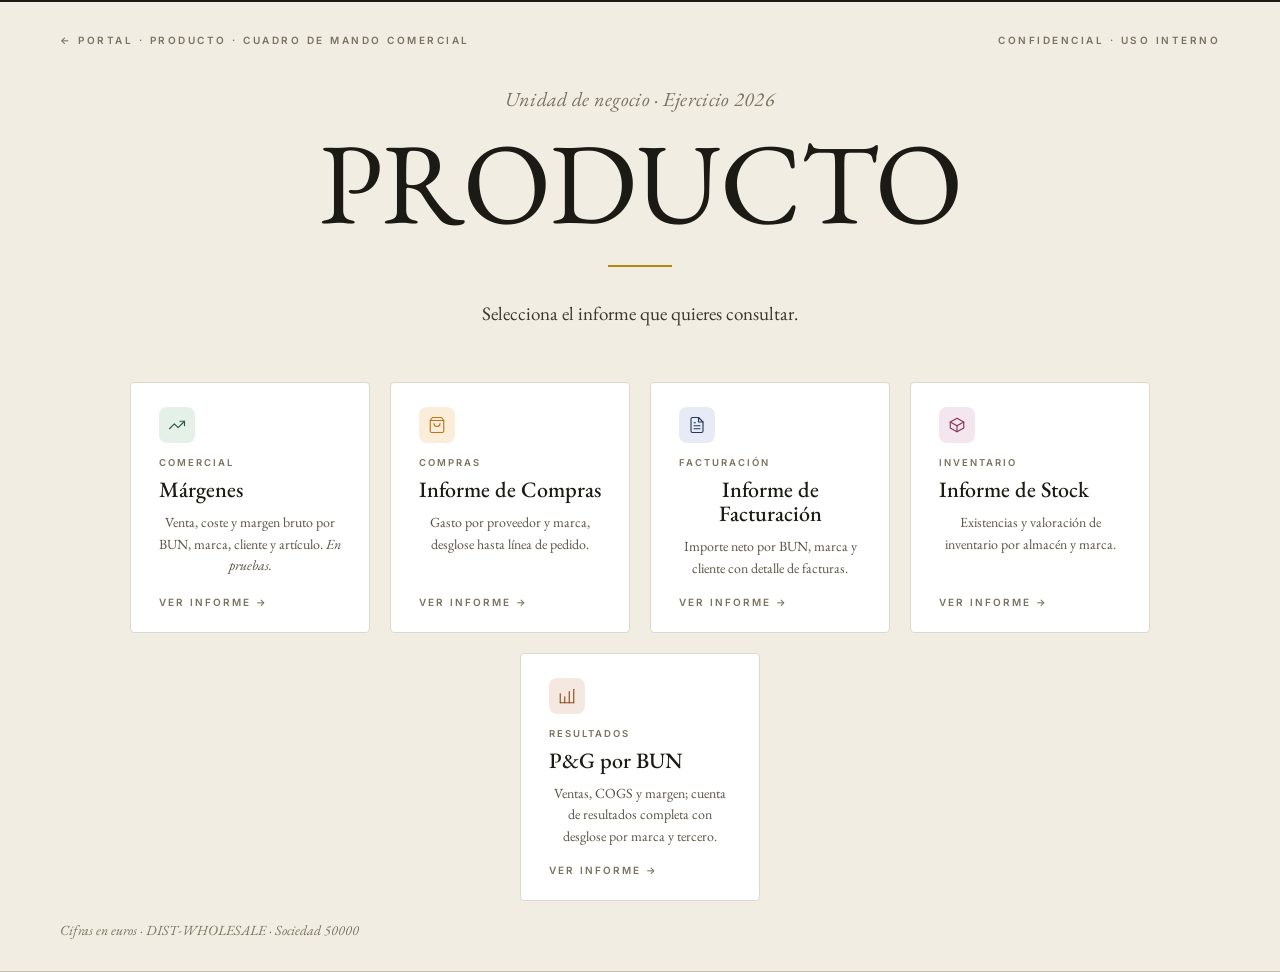
<file: unidades/producto/dist-wholesale/index.html>
<!DOCTYPE html>
<html lang="es">
<head>
<meta charset="UTF-8">
<meta name="viewport" content="width=device-width,initial-scale=1.0">
<title>DIST-WHOLESALE · Cuadro de Mando Comercial</title>
<meta name="description" content="Márgenes, compras, facturación, stock y P&amp;G por BUN de la sociedad de distribución.">
<meta name="actualizado" content="2026-10-19">
<link href="https://fonts.googleapis.com/css2?family=EB+Garamond:ital,wght@0,400;0,500;0,600;1,400&family=Inter:wght@400;500;600&display=swap" rel="stylesheet">
<style>
*,*::before,*::after{box-sizing:border-box;margin:0;padding:0}

html, body {
  height: 100%;
}
body {
  font-family: 'EB Garamond', Georgia, serif;
  background: #f2ede3;
  color: #1c1a14;
  display: flex;
  flex-direction: column;
  min-height: 100vh;
}

/* ── TOP BAR ── */
.cover-topbar {
  display: flex;
  justify-content: space-between;
  align-items: flex-start;
  padding: 32px 60px 0;
  border-top: 2px solid #1c1a14;
  flex-shrink: 0;
}
.cover-topbar-label {
  font-family: 'Inter', sans-serif;
  font-size: 10px;
  font-weight: 600;
  letter-spacing: 2.5px;
  text-transform: uppercase;
  color: #7a7260;
}

/* ── CENTER ── */
.cover-center {
  flex: 1;
  display: flex;
  flex-direction: column;
  align-items: center;
  justify-content: center;
  text-align: center;
  padding: 40px 40px 20px;
}
.cover-eyebrow {
  font-style: italic;
  font-size: 20px;
  color: #7a7260;
  letter-spacing: 0.3px;
  margin-bottom: 16px;
}
.cover-title {
  font-weight: 400;
  font-size: clamp(64px, 9vw, 130px);
  color: #1c1a14;
  letter-spacing: -1px;
  line-height: 0.95;
  margin-bottom: 28px;
}
.cover-divider {
  width: 64px;
  height: 2px;
  background: #b8860b;
  margin: 0 auto 32px;
}
.cover-desc {
  font-size: 19px;
  color: #3a3628;
  line-height: 1.6;
  max-width: 520px;
  margin-bottom: 52px;
}
.cover-desc strong { font-weight: 600; }

/* ── CARDS ── */
.cards-row {
  display: flex;
  gap: 20px;
  justify-content: center;
  flex-wrap: wrap;
}
.nav-card {
  display: flex;
  flex-direction: column;
  align-items: flex-start;
  gap: 10px;
  width: 240px;
  padding: 24px 28px;
  background: #fff;
  border: 1px solid #ddd8cc;
  border-radius: 4px;
  text-decoration: none;
  color: inherit;
  transition: border-color 0.18s, box-shadow 0.18s, transform 0.18s;
}
.nav-card:hover {
  border-color: #b8860b;
  box-shadow: 0 6px 28px rgba(0,0,0,0.08);
  transform: translateY(-2px);
}
.nav-card-disabled {
  cursor: not-allowed;
  opacity: 0.55;
  filter: grayscale(0.4);
}
.nav-card-disabled:hover {
  border-color: #ddd8cc;
  box-shadow: none;
  transform: none;
}
.nav-card-disabled .nav-card-arrow,
.nav-card-disabled:hover .nav-card-arrow {
  color: #a39c8c;
  gap: 8px;
}
.nav-card-label {
  font-family: 'Inter', sans-serif;
  font-size: 9.5px;
  font-weight: 600;
  letter-spacing: 2px;
  text-transform: uppercase;
  color: #7a7260;
}
.nav-card-title {
  font-size: 22px;
  font-weight: 500;
  color: #1c1a14;
  line-height: 1.1;
}
.nav-card-desc {
  font-size: 14px;
  color: #5a5448;
  line-height: 1.55;
  flex: 1;
}
.nav-card-arrow {
  font-family: 'Inter', sans-serif;
  font-size: 10px;
  font-weight: 600;
  letter-spacing: 2px;
  text-transform: uppercase;
  color: #7a7260;
  margin-top: 6px;
  transition: color 0.15s, gap 0.15s;
  display: flex;
  align-items: center;
  gap: 8px;
}
.nav-card:hover .nav-card-arrow {
  color: #b8860b;
  gap: 12px;
}
.nav-card-icon {
  width: 36px;
  height: 36px;
  border-radius: 8px;
  display: flex;
  align-items: center;
  justify-content: center;
  margin-bottom: 4px;
}
.nav-card-icon.ventas      { background: #e4f0e8; }
.nav-card-icon.compras     { background: #faeeda; }
.nav-card-icon.facturacion { background: #e8eaf5; }
.nav-card-icon.stock       { background: #f3e6ec; }
.nav-card-icon.pyg         { background: #f5e8e0; }
.nav-card-icon svg { width: 18px; height: 18px; }
.nav-card-icon.ventas      svg { stroke: #2d5a3d; }
.nav-card-icon.compras     svg { stroke: #ba7517; }
.nav-card-icon.facturacion svg { stroke: #1e3a5f; }
.nav-card-icon.stock       svg { stroke: #8a2f56; }
.nav-card-icon.pyg         svg { stroke: #8b4a20; }

/* ── BOTTOM BAR ── */
.cover-bottombar {
  display: flex;
  justify-content: flex-start;
  align-items: center;
  padding: 0 60px 32px;
  border-bottom: 1px solid #c8c0b0;
  flex-shrink: 0;
}
.cover-footnote {
  font-style: italic;
  font-size: 14px;
  color: #7a7260;
}

@media (max-width: 600px) {
  .cover-topbar { padding: 20px 24px 0; }
  .cover-center { padding: 32px 24px 16px; }
  .cover-bottombar { padding: 0 24px 24px; }
  .cards-row { flex-direction: column; align-items: center; }
  .nav-card { width: 100%; max-width: 320px; }
}
</style>
<!-- efectos -->
<style>
/* Efectos visuales comunes (ver efectos.js). Se incrustan en el portal y en cada dashboard. */
/* 1. Entrada: la página aparece con un fundido y los paneles entran escalonados */
@keyframes efx-aparecer { from { opacity:0; } }
@keyframes efx-subir { from { opacity:0; transform:translateY(14px); } }
body { animation:efx-aparecer .45s ease backwards; transition:opacity .35s ease; }
.unidad, .tarjeta, .nav-card { animation:efx-subir .5s cubic-bezier(.2,.7,.3,1) backwards; }
:is(.unidades, .tarjetas, .cards-row) > :nth-child(2) { animation-delay:.08s; }
:is(.unidades, .tarjetas, .cards-row) > :nth-child(3) { animation-delay:.16s; }
:is(.unidades, .tarjetas, .cards-row) > :nth-child(4) { animation-delay:.24s; }
:is(.unidades, .tarjetas, .cards-row) > :nth-child(5) { animation-delay:.32s; }
:is(.unidades, .tarjetas, .cards-row) > :nth-child(n+6) { animation-delay:.4s; }
.efx-entra { animation:efx-subir .5s cubic-bezier(.2,.7,.3,1) backwards; }

/* Salida: al pinchar un panel se desvanece y la página se funde antes de navegar */
body.efx-saliendo { opacity:0; }
.efx-desvanece { transition:opacity .35s ease, transform .35s ease, filter .35s ease !important;
                 opacity:0 !important; transform:scale(.96) !important; filter:blur(2px); }

/* 4. La línea dorada bajo el título se traza de izquierda a derecha */
@keyframes efx-trazar { from { transform:scaleX(0); } }
.separador, .cover-divider { transform-origin:left; animation:efx-trazar .8s cubic-bezier(.6,0,.2,1) .2s backwards; }

/* 5. Al ordenar una tabla, las filas reaparecen con un fundido */
@keyframes efx-fila { from { opacity:0; transform:translateY(4px); } }
table.efx-reordenada tr:has(> td) { animation:efx-fila .3s ease backwards; }

/* 6. En pantallas táctiles el panel se hunde al tocarlo */
@media (hover: none) {
  .unidad, .tarjeta, .nav-card, .novedades a { -webkit-tap-highlight-color:transparent; }
  :is(.unidad, .tarjeta, .nav-card):active { transform:scale(.97); transition:transform .1s ease; }
  .novedades a:active { background:var(--tarjeta, #fff); }
}

@media (prefers-reduced-motion: reduce) {
  *, *::before, *::after { animation:none !important; transition:none !important; }
}
</style>
<!-- /efectos -->
</head>
<body>

<div class="cover-topbar">
  <span class="cover-topbar-label"><a href="../../../" style="color:inherit;text-decoration:none">← Portal</a> · Producto · Cuadro de Mando Comercial</span>
  <span class="cover-topbar-label">Confidencial · Uso Interno</span>
</div>

<div class="cover-center">
  <div class="cover-eyebrow">Unidad de negocio · Ejercicio 2026</div>
  <div class="cover-title">PRODUCTO</div>
  <div class="cover-divider"></div>
  <div class="cover-desc">
    Selecciona el informe que quieres consultar.
  </div>

  <div class="cards-row">

    <a class="nav-card" href="ventas.html">
      <div class="nav-card-icon ventas">
        <svg viewBox="0 0 24 24" fill="none" stroke-width="1.5" stroke-linecap="round" stroke-linejoin="round">
          <polyline points="22 7 13.5 15.5 8.5 10.5 2 17"/>
          <polyline points="16 7 22 7 22 13"/>
        </svg>
      </div>
      <div class="nav-card-label">Comercial</div>
      <div class="nav-card-title">Márgenes</div>
      <div class="nav-card-desc">Venta, coste y margen bruto por BUN, marca, cliente y artículo. <em>En pruebas.</em></div>
      <div class="nav-card-arrow">Ver informe →</div>
    </a>

    <a class="nav-card" href="compras.html">
      <div class="nav-card-icon compras">
        <svg viewBox="0 0 24 24" fill="none" stroke-width="1.5" stroke-linecap="round" stroke-linejoin="round">
          <path d="M6 2L3 6v14a2 2 0 002 2h14a2 2 0 002-2V6l-3-4z"/>
          <line x1="3" y1="6" x2="21" y2="6"/>
          <path d="M16 10a4 4 0 01-8 0"/>
        </svg>
      </div>
      <div class="nav-card-label">Compras</div>
      <div class="nav-card-title">Informe de Compras</div>
      <div class="nav-card-desc">Gasto por proveedor y marca, desglose hasta línea de pedido.</div>
      <div class="nav-card-arrow">Ver informe →</div>
    </a>

    <a class="nav-card" href="facturacion.html">
      <div class="nav-card-icon facturacion">
        <svg viewBox="0 0 24 24" fill="none" stroke-width="1.5" stroke-linecap="round" stroke-linejoin="round">
          <path d="M14 2H6a2 2 0 00-2 2v16a2 2 0 002 2h12a2 2 0 002-2V8z"/>
          <polyline points="14 2 14 8 20 8"/>
          <line x1="16" y1="13" x2="8" y2="13"/>
          <line x1="16" y1="17" x2="8" y2="17"/>
          <polyline points="10 9 9 9 8 9"/>
        </svg>
      </div>
      <div class="nav-card-label">Facturación</div>
      <div class="nav-card-title">Informe de Facturación</div>
      <div class="nav-card-desc">Importe neto por BUN, marca y cliente con detalle de facturas.</div>
      <div class="nav-card-arrow">Ver informe →</div>
    </a>

    <a class="nav-card" href="stock.html">
      <div class="nav-card-icon stock">
        <svg viewBox="0 0 24 24" fill="none" stroke-width="1.5" stroke-linecap="round" stroke-linejoin="round">
          <path d="M21 8l-9-5-9 5 9 5 9-5z"/>
          <path d="M3 8v8l9 5 9-5V8"/>
          <line x1="12" y1="13" x2="12" y2="21"/>
        </svg>
      </div>
      <div class="nav-card-label">Inventario</div>
      <div class="nav-card-title">Informe de Stock</div>
      <div class="nav-card-desc">Existencias y valoración de inventario por almacén y marca.</div>
      <div class="nav-card-arrow">Ver informe →</div>
    </a>

    <a class="nav-card" href="pyg.html">
      <div class="nav-card-icon pyg">
        <svg viewBox="0 0 24 24" fill="none" stroke-width="1.5" stroke-linecap="round" stroke-linejoin="round">
          <line x1="3" y1="21" x2="21" y2="21"/>
          <path d="M3 21V9"/>
          <path d="M9 21V13"/>
          <path d="M15 21V6"/>
          <path d="M21 21V3"/>
        </svg>
      </div>
      <div class="nav-card-label">Resultados</div>
      <div class="nav-card-title">P&amp;G por BUN</div>
      <div class="nav-card-desc">Ventas, COGS y margen; cuenta de resultados completa con desglose por marca y tercero.</div>
      <div class="nav-card-arrow">Ver informe →</div>
    </a>

  </div>
</div>

<div class="cover-bottombar">
  <span class="cover-footnote">Cifras en euros · DIST-WHOLESALE · Sociedad 50000</span>
</div>

<!-- efectos -->
<script>
// ── Efectos visuales comunes (ver efectos.css) ──
// Se incrusta al final del <body> del portal y de cada dashboard, después de su propio código.
// Nada de esto cambia los datos: si el navegador pide reducir animaciones, no se anima nada.
(() => {
  const quieto = matchMedia('(prefers-reduced-motion: reduce)').matches;
  const enPantalla = el => {
    const r = el.getBoundingClientRect();
    return r.width > 0 && r.bottom > 0 && r.top < innerHeight;
  };

  // ── Salida: al pinchar un panel se desvanece y la página se funde antes de navegar ──
  const PANELES = 'a.unidad, a.tarjeta, a.nav-card, .novedades a';
  document.addEventListener('click', ev => {
    const a = ev.target.closest(PANELES);
    if (!a || quieto || ev.defaultPrevented || ev.button !== 0 || ev.metaKey || ev.ctrlKey || ev.shiftKey || ev.altKey) return;
    ev.preventDefault();
    a.classList.add('efx-desvanece');
    setTimeout(() => document.body.classList.add('efx-saliendo'), 120);
    setTimeout(() => { location.href = a.href; }, 420);
  });
  // Al volver con «Atrás» (caché del navegador) la página reaparece
  addEventListener('pageshow', () => {
    document.body.classList.remove('efx-saliendo');
    document.querySelectorAll('.efx-desvanece').forEach(el => el.classList.remove('efx-desvanece'));
  });
  // En iOS, :active solo se aplica si hay algún escuchador táctil
  document.addEventListener('touchstart', () => {}, { passive: true });
  if (quieto) return;

  // ── 1. Entrada escalonada de las tarjetas de KPI que se ven al abrir ──
  document.querySelectorAll('.kpi, .kpi-card').forEach((k, i) => {
    if (!enPantalla(k)) return;
    k.style.animationDelay = Math.min(i, 6) * 0.06 + 's';
    k.classList.add('efx-entra');
    k.addEventListener('animationend', () => { k.classList.remove('efx-entra'); k.style.animationDelay = ''; }, { once: true });
  });

  // ── 2. Las cifras de los KPI cuentan desde 0 la primera vez que se ven ──
  // Cada posición de KPI se anima una sola vez: si el dashboard la repinta al filtrar, ya no.
  const CIFRAS = '.kpi .v, .kpi .kv, .kpi .val, .kpi-value';
  const NUMERO = /-?\d{1,3}(?:\.\d{3})+(?:,\d+)?|-?\d+(?:,\d+)?/g;
  const vistos = new WeakMap();
  const yaContado = el => {
    const caja = el.closest('.kpis') || el.parentElement;
    const clave = el.id || [...caja.querySelectorAll(CIFRAS)].indexOf(el);
    if (!vistos.has(caja)) vistos.set(caja, new Set());
    const s = vistos.get(caja);
    if (s.has(clave)) return true;
    s.add(clave);
    return false;
  };
  function contar(el) {
    const final = el.textContent;
    const nums = final.match(NUMERO);
    if (!nums || nums.length !== 1 || /[/:]/.test(final)) return false;  // solo una cifra; nada de fechas
    if (yaContado(el)) return true;
    const txt = nums[0], decimales = (txt.split(',')[1] || '').length;
    const objetivo = +txt.replace(/\./g, '').replace(',', '.');
    if (!objetivo) return true;
    const f = new Intl.NumberFormat('es-ES', { minimumFractionDigits: decimales, maximumFractionDigits: decimales,
                                              useGrouping: txt.includes('.') ? 'always' : false });
    const [antes, despues] = [final.slice(0, final.indexOf(txt)), final.slice(final.indexOf(txt) + txt.length)];
    const inicio = performance.now(), dura = 1000;
    let escrito = final;
    const paso = t => {
      if (el.textContent !== escrito) return;  // el dashboard lo ha repintado: se deja su valor
      const p = Math.min((t - inicio) / dura, 1), e = 1 - Math.pow(1 - p, 3);
      escrito = p < 1 ? antes + f.format(objetivo * e) + despues : final;
      el.textContent = escrito;
      if (p < 1) requestAnimationFrame(paso);
    };
    requestAnimationFrame(paso);
    return true;
  }
  // Se espera a que la cifra esté visible (pestañas ocultas, scroll) y tenga un número
  const pendientes = new Set();
  const alVer = new IntersectionObserver(entradas => entradas.forEach(en => {
    if (en.isIntersecting && contar(en.target)) { alVer.unobserve(en.target); pendientes.delete(en.target); }
  }), { threshold: 0.6 });
  const buscarCifras = () => document.querySelectorAll(CIFRAS).forEach(el => {
    if (!pendientes.has(el)) { pendientes.add(el); alVer.observe(el); }
  });
  buscarCifras();
  // Cifras que el dashboard pinta más tarde (datos asíncronos, filtros, pestañas)
  let programado = false;
  new MutationObserver(() => {
    if (programado) return;
    programado = true;
    requestAnimationFrame(() => {
      programado = false;
      buscarCifras();
      pendientes.forEach(el => {  // ya visible pero aún sin número cuando se observó
        if (!el.isConnected) { alVer.unobserve(el); pendientes.delete(el); }
        else if (enPantalla(el) && contar(el)) { alVer.unobserve(el); pendientes.delete(el); }
      });
    });
  }).observe(document.body, { childList: true, subtree: true, characterData: true });

  // ── 3. Los gráficos se dibujan cuando aparecen en pantalla, no al cargar ──
  if (window.Chart) {
    const graficos = new IntersectionObserver(entradas => entradas.forEach(en => {
      if (!en.isIntersecting) return;
      graficos.unobserve(en.target);
      const g = Chart.getChart(en.target);
      if (g) { g.reset(); g.update(); }
    }), { threshold: 0.3 });
    const vigilar = g => { if (!enPantalla(g.canvas)) graficos.observe(g.canvas); };
    Object.values(Chart.instances).forEach(vigilar);
    Chart.register({ id: 'efxAlVer', afterInit: vigilar });
  }
})();
</script>
<!-- /efectos -->
</body>
</html>
</file>
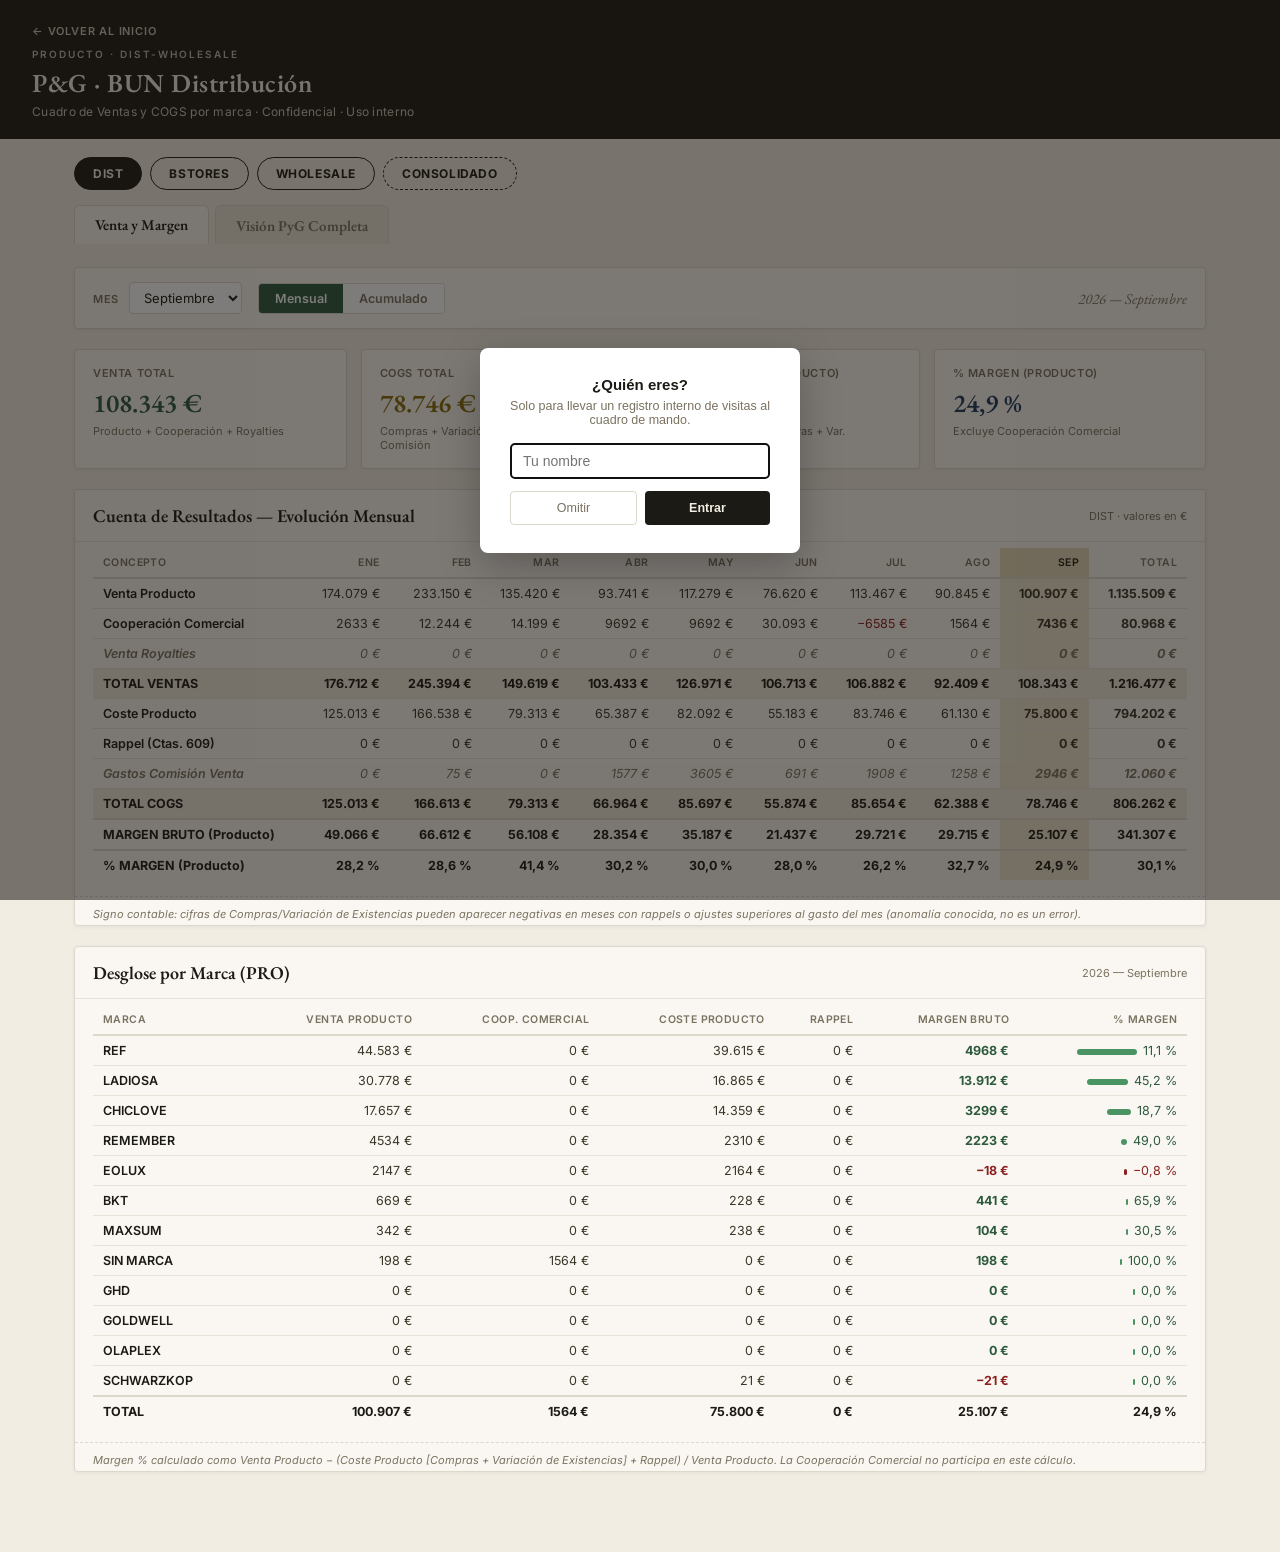
<file: unidades/producto/dist-wholesale/pyg.html>
<!DOCTYPE html>
<html lang="es">
<head>
<meta charset="UTF-8">
<meta name="viewport" content="width=device-width, initial-scale=1.0">
<title>P&G · BUN Distribución</title>
<link rel="preconnect" href="https://fonts.googleapis.com">
<link href="https://fonts.googleapis.com/css2?family=EB+Garamond:ital,wght@0,400;0,600;1,400&family=Inter:wght@400;500;600;700&display=swap" rel="stylesheet">
<style>
:root{
  --bg:        #f2ede3;
  --card:      #faf7f2;
  --border:    #ddd8cc;
  --border-light: #e8e3d8;
  --text-h:    #1c1a14;
  --text-body: #3a3628;
  --text-muted:#7a7260;
  --green-dark:#2d5a3d;
  --green-mid: #3d7a52;
  --green-line:#4a9464;
  --gold:      #b8860b;
  --gold-light:#c9a03a;
  --red:       #8b2020;
  --blue:      #1e3a5f;
  --bar-venta: #2d5a3d;
  --bar-cogs:  #c8b878;
  --radius:    4px;
  --shadow:    0 1px 4px rgba(0,0,0,0.06);
}
*{margin:0;padding:0;box-sizing:border-box;}
body{
  font-family:'Inter',-apple-system,sans-serif;
  background:var(--bg);
  color:var(--text-body);
  font-size:13px;
  padding-bottom:60px;
}
.topbar{
  background:var(--text-h);
  color:#f2ede3;
  padding:22px 32px 20px;
}
.topbar h1{
  font-family:'EB Garamond',serif;
  font-size:26px;
  font-weight:600;
  letter-spacing:.5px;
}
.topbar .sub{
  font-size:12px;
  color:#c9c4b4;
  margin-top:4px;
  letter-spacing:.3px;
}
.back-home{
  display:inline-flex;
  align-items:center;
  gap:6px;
  font-size:11px;
  font-weight:600;
  letter-spacing:.8px;
  text-transform:uppercase;
  color:#c9c4b4;
  text-decoration:none;
  margin-bottom:10px;
}
.back-home:hover{color:#f2ede3;}
.container{max-width:1180px;margin:0 auto;padding:24px 24px 0;}

.controls{
  display:flex;
  align-items:center;
  gap:16px;
  flex-wrap:wrap;
  background:var(--card);
  border:1px solid var(--border);
  border-radius:var(--radius);
  padding:14px 18px;
  margin-bottom:20px;
  box-shadow:var(--shadow);
}
.controls label{font-size:11px;text-transform:uppercase;letter-spacing:.6px;color:var(--text-muted);font-weight:600;margin-right:6px;}
.controls select{
  font-family:'Inter',sans-serif;
  font-size:13px;
  padding:6px 10px;
  border:1px solid var(--border);
  border-radius:var(--radius);
  background:#fff;
  color:var(--text-h);
}
.toggle-group{display:flex;border:1px solid var(--border);border-radius:var(--radius);overflow:hidden;}
.toggle-group button{
  font-family:'Inter',sans-serif;
  font-size:12.5px;
  font-weight:600;
  padding:7px 16px;
  border:none;
  background:#fff;
  color:var(--text-muted);
  cursor:pointer;
}
.toggle-group button.active{background:var(--green-dark);color:#fff;}
.period-label{margin-left:auto;font-size:12px;color:var(--text-muted);font-style:italic;font-family:'EB Garamond',serif;font-size:15px;}

.kpis{
  display:grid;
  grid-template-columns:repeat(4,1fr);
  gap:14px;
  margin-bottom:20px;
}
.kpi{
  background:var(--card);
  border:1px solid var(--border);
  border-radius:var(--radius);
  padding:16px 18px;
  box-shadow:var(--shadow);
}
.kpi .lbl{font-size:11px;text-transform:uppercase;letter-spacing:.6px;color:var(--text-muted);font-weight:600;}
.kpi .val{font-family:'EB Garamond',serif;font-size:26px;font-weight:600;color:var(--text-h);margin-top:6px;}
.kpi .val.neg{color:var(--red);}
.kpi .sub{font-size:11px;color:var(--text-muted);margin-top:4px;}
.kpi.venta .val{color:var(--green-dark);}
.kpi.cogs .val{color:#8a6d0f;}
.kpi.margen .val{color:var(--blue);}

.card{
  background:var(--card);
  border:1px solid var(--border);
  border-radius:var(--radius);
  box-shadow:var(--shadow);
  margin-bottom:20px;
  overflow:hidden;
}
.card-h{
  padding:14px 18px;
  border-bottom:1px solid var(--border-light);
  display:flex;
  align-items:center;
  justify-content:space-between;
}
.card-h h2{font-family:'EB Garamond',serif;font-size:18px;font-weight:600;color:var(--text-h);}
.card-h .hint{font-size:11px;color:var(--text-muted);}
.card-body{padding:6px 18px 16px;}

table{width:100%;border-collapse:collapse;font-size:12.5px;}
th{
  text-align:right;
  padding:8px 10px;
  font-size:10.5px;
  text-transform:uppercase;
  letter-spacing:.4px;
  color:var(--text-muted);
  border-bottom:2px solid var(--border);
  font-weight:600;
}
th:first-child, td:first-child{text-align:left;}
td{padding:7px 10px;border-bottom:1px solid var(--border-light);text-align:right;}
tr.grp td{font-weight:700;color:var(--text-h);background:#efe9db;}
tr.sub td{color:var(--text-muted);font-style:italic;}
tr.total-row td{font-weight:700;border-top:2px solid var(--border);border-bottom:none;color:var(--text-h);}
tr:hover td{background:#f2ede1;}
tr.grp:hover td, tr.total-row:hover td{background:#e8e0cd;}
td.neg{color:var(--red);}
td.pos{color:var(--green-dark);}
td.name{font-weight:600;color:var(--text-h);}
td.sel-month{background:#eee6d0;font-weight:700;}
th.sel-month{background:#e4d9b8;color:var(--text-h);}

.margin-cell{font-weight:700;}
.margin-bar{
  display:inline-block;
  height:6px;
  border-radius:3px;
  background:var(--green-line);
  vertical-align:middle;
  margin-right:6px;
}

.footnote{
  font-size:11px;
  color:var(--text-muted);
  padding:10px 18px 4px;
  border-top:1px dashed var(--border);
  font-style:italic;
}

.bunnav{
  display:flex;
  gap:8px;
  max-width:1180px;
  margin:0 auto;
  padding:18px 24px 0;
}
.bunnav button{
  font-family:'Inter',sans-serif;
  font-size:12px;
  font-weight:700;
  letter-spacing:.6px;
  padding:8px 18px;
  border:1px solid var(--text-h);
  background:transparent;
  color:var(--text-h);
  cursor:pointer;
  border-radius:20px;
  transition:background .15s, color .15s;
}
.bunnav button.active{
  background:var(--text-h);
  border-color:var(--text-h);
  color:#f2ede3;
}
.bunnav button:hover:not(.active){
  background:rgba(28,26,20,0.08);
}
.bunnav button.acum-btn{
  border-style:dashed;
}

.acum-chips{
  display:none;
  align-items:center;
  gap:8px;
  max-width:1180px;
  margin:0 auto;
  padding:10px 24px 0;
  flex-wrap:wrap;
}
.acum-chips.show{display:flex;}
.acum-chips-label{
  font-family:'Inter',sans-serif;
  font-size:11px;
  font-weight:600;
  letter-spacing:.5px;
  text-transform:uppercase;
  color:var(--text-muted);
  margin-right:2px;
}
.acum-chips .chip{
  font-family:'Inter',sans-serif;
  font-size:12px;
  font-weight:600;
  padding:6px 14px;
  border:1px solid var(--border);
  background:#fff;
  color:var(--text-muted);
  cursor:pointer;
  border-radius:16px;
  opacity:.5;
  transition:background .15s, color .15s, opacity .15s, border-color .15s;
}
.acum-chips .chip.active{
  background:var(--green-dark);
  border-color:var(--green-dark);
  color:#fff;
  opacity:1;
}
.acum-chips .chip:hover:not(.active){
  opacity:.8;
  border-color:var(--green-line);
}

.tabnav{
  display:flex;
  gap:6px;
  max-width:1180px;
  margin:0 auto;
  padding:14px 24px 0;
}
.tabnav button{
  font-family:'EB Garamond',serif;
  font-size:15px;
  font-weight:600;
  padding:9px 20px;
  border:1px solid var(--border);
  border-bottom:none;
  background:#e9e3d5;
  color:var(--text-muted);
  cursor:pointer;
  border-radius:6px 6px 0 0;
  position:relative;
  top:1px;
}
.tabnav button.active{
  background:var(--card);
  color:var(--text-h);
  border-bottom:1px solid var(--card);
}
.tabpage{display:none;}
.tabpage.active{display:block;}

/* Accordion tree table for full P&L view */
.tree-tbl td, .tree-tbl th{white-space:nowrap;}
tr.l1-row td{
  font-weight:700;
  color:var(--text-h);
  background:#e8e0cb;
  cursor:pointer;
  border-top:1px solid var(--border);
}
tr.l1-row:hover td{background:#ded4b8;}
tr.l1-row .arrow{display:inline-block;width:14px;transition:transform .15s;}
tr.l1-row.open .arrow{transform:rotate(90deg);}
tr.l2-row td{
  background:#f5f1e6;
  cursor:default;
  color:var(--text-body);
}
tr.l2-row.expandable{cursor:pointer;}
tr.l2-row.expandable:hover td{background:#efe8d5;}
tr.l2-row .arrow{display:inline-block;width:14px;color:var(--text-muted);transition:transform .15s;}
tr.l2-row.open .arrow{transform:rotate(90deg);}
tr.l2-row td.name{padding-left:28px;}
tr.brand-row td{background:#fbf9f4;color:var(--text-muted);font-style:italic;}
tr.brand-row td.name{padding-left:48px;}
tr.brand-row.expandable{cursor:pointer;}
tr.brand-row.expandable:hover td{background:#f5f0e2;}
tr.brand-row .arrow{display:inline-block;width:13px;color:var(--text-muted);transition:transform .15s;}
tr.brand-row.open .arrow{transform:rotate(90deg);}
tr.tercero-row td{background:#ffffff;color:var(--text-muted);font-size:11.5px;}
tr.tercero-row td.name{padding-left:68px;}
tr.resultado-row td{
  font-weight:700;
  border-top:2px solid var(--text-h);
  background:#e0d9c4;
  color:var(--text-h);
  font-size:14px;
}
.hidden-row{display:none;}
.pyg-kpi-row{display:flex;gap:14px;margin-bottom:20px;}
.pyg-kpi-row .kpi{flex:1;}
</style>
<!-- efectos -->
<style>
/* Efectos visuales comunes (ver efectos.js). Se incrustan en el portal y en cada dashboard. */
/* 1. Entrada: la página aparece con un fundido y los paneles entran escalonados */
@keyframes efx-aparecer { from { opacity:0; } }
@keyframes efx-subir { from { opacity:0; transform:translateY(14px); } }
body { animation:efx-aparecer .45s ease backwards; transition:opacity .35s ease; }
.unidad, .tarjeta, .nav-card { animation:efx-subir .5s cubic-bezier(.2,.7,.3,1) backwards; }
:is(.unidades, .tarjetas, .cards-row) > :nth-child(2) { animation-delay:.08s; }
:is(.unidades, .tarjetas, .cards-row) > :nth-child(3) { animation-delay:.16s; }
:is(.unidades, .tarjetas, .cards-row) > :nth-child(4) { animation-delay:.24s; }
:is(.unidades, .tarjetas, .cards-row) > :nth-child(5) { animation-delay:.32s; }
:is(.unidades, .tarjetas, .cards-row) > :nth-child(n+6) { animation-delay:.4s; }
.efx-entra { animation:efx-subir .5s cubic-bezier(.2,.7,.3,1) backwards; }

/* Salida: al pinchar un panel se desvanece y la página se funde antes de navegar */
body.efx-saliendo { opacity:0; }
.efx-desvanece { transition:opacity .35s ease, transform .35s ease, filter .35s ease !important;
                 opacity:0 !important; transform:scale(.96) !important; filter:blur(2px); }

/* 4. La línea dorada bajo el título se traza de izquierda a derecha */
@keyframes efx-trazar { from { transform:scaleX(0); } }
.separador, .cover-divider { transform-origin:left; animation:efx-trazar .8s cubic-bezier(.6,0,.2,1) .2s backwards; }

/* 5. Al ordenar una tabla, las filas reaparecen con un fundido */
@keyframes efx-fila { from { opacity:0; transform:translateY(4px); } }
table.efx-reordenada tr:has(> td) { animation:efx-fila .3s ease backwards; }

/* 6. En pantallas táctiles el panel se hunde al tocarlo */
@media (hover: none) {
  .unidad, .tarjeta, .nav-card, .novedades a { -webkit-tap-highlight-color:transparent; }
  :is(.unidad, .tarjeta, .nav-card):active { transform:scale(.97); transition:transform .1s ease; }
  .novedades a:active { background:var(--tarjeta, #fff); }
}

@media (prefers-reduced-motion: reduce) {
  *, *::before, *::after { animation:none !important; transition:none !important; }
}
</style>
<!-- /efectos -->
</head>
<body>

<div class="topbar">
  <a href="index.html" class="back-home">← Volver al inicio</a>
  <div style="font-family:Inter,sans-serif;font-size:10px;font-weight:600;letter-spacing:2px;text-transform:uppercase;opacity:.75;margin-bottom:6px">Producto · DIST-WHOLESALE</div>
  <h1 id="bunTitle">P&amp;G · BUN Distribución</h1>
  <div class="sub">Cuadro de Ventas y COGS por marca · Confidencial · Uso interno</div>
</div>

<div class="bunnav">
  <button data-bun="DIST" class="active">DIST</button>
  <button data-bun="BSTORES">BSTORES</button>
  <button data-bun="WHOLESALE">WHOLESALE</button>
  <button data-bun="ACUM" class="acum-btn">CONSOLIDADO</button>
</div>

<div class="acum-chips" id="acumChips">
  <span class="acum-chips-label">Unidades a sumar</span>
  <button class="chip active" data-chip="DIST">DIST</button>
  <button class="chip active" data-chip="BSTORES">BSTORES</button>
  <button class="chip active" data-chip="WHOLESALE">WHOLESALE</button>
</div>

<div class="tabnav">
  <button data-tab="tab1" class="active">Venta y Margen</button>
  <button data-tab="tab2">Visión PyG Completa</button>
</div>

<div class="container">

<div id="tab1" class="tabpage active">

  <div class="controls">
    <div>
      <label>Mes</label>
      <select id="selMonth"></select>
    </div>
    <div class="toggle-group" id="toggleAcum">
      <button data-mode="M" class="active">Mensual</button>
      <button data-mode="A">Acumulado</button>
    </div>
    <div class="period-label" id="periodLabel"></div>
  </div>

  <div class="kpis">
    <div class="kpi venta">
      <div class="lbl">Venta Total</div>
      <div class="val" id="kpiVenta">–</div>
      <div class="sub" id="kpiVentaSub">Producto + Cooperación + Royalties</div>
    </div>
    <div class="kpi cogs">
      <div class="lbl">COGS Total</div>
      <div class="val" id="kpiCogs">–</div>
      <div class="sub" id="kpiCogsSub">Compras + Variación Exist. + Rappel + Comisión</div>
    </div>
    <div class="kpi margen">
      <div class="lbl">Margen Bruto (Producto)</div>
      <div class="val" id="kpiMargen">–</div>
      <div class="sub">Venta Producto − (Compras + Var. Existencias + Rappel)</div>
    </div>
    <div class="kpi margen">
      <div class="lbl">% Margen (Producto)</div>
      <div class="val" id="kpiPct">–</div>
      <div class="sub">Excluye Cooperación Comercial</div>
    </div>
  </div>

  <div class="card">
    <div class="card-h">
      <h2>Cuenta de Resultados — Evolución Mensual</h2>
      <div class="hint"><span class="bun-hint">DIST</span> · valores en €</div>
    </div>
    <div class="card-body">
      <table id="tblPyg"></table>
    </div>
    <div class="footnote">Signo contable: cifras de Compras/Variación de Existencias pueden aparecer negativas en meses con rappels o ajustes superiores al gasto del mes (anomalía conocida, no es un error).</div>
  </div>

  <div class="card">
    <div class="card-h">
      <h2>Desglose por Marca (PRO)</h2>
      <div class="hint" id="brandHint">Periodo seleccionado</div>
    </div>
    <div class="card-body">
      <table id="tblBrand"></table>
    </div>
    <div class="footnote">Margen % calculado como Venta Producto − (Coste Producto [Compras + Variación de Existencias] + Rappel) / Venta Producto. La Cooperación Comercial no participa en este cálculo.</div>
  </div>

</div>

<div id="tab2" class="tabpage">

  <div class="controls">
    <div>
      <label>Mes</label>
      <select id="selMonth2"></select>
    </div>
    <div class="toggle-group" id="toggleAcum2">
      <button data-mode="M" class="active">Mensual</button>
      <button data-mode="A">Acumulado</button>
    </div>
    <div class="period-label" id="periodLabel2"></div>
  </div>

  <div class="pyg-kpi-row">
    <div class="kpi venta">
      <div class="lbl">Total Ventas (1)</div>
      <div class="val" id="pygKpiVentas">–</div>
    </div>
    <div class="kpi cogs">
      <div class="lbl">Total Gastos (2–6)</div>
      <div class="val" id="pygKpiGastos">–</div>
    </div>
    <div class="kpi margen">
      <div class="lbl">Resultado</div>
      <div class="val" id="pygKpiResultado">–</div>
    </div>
  </div>

  <div class="card">
    <div class="card-h">
      <h2>Cuenta de Resultados Completa</h2>
      <div class="hint">Clic en una línea para desplegar su detalle · <span class="bun-hint">DIST</span></div>
    </div>
    <div class="card-body">
      <table class="tree-tbl" id="tblPygFull">
        <thead><tr id="tblPygFullHead"><th style="text-align:left;">Partida</th></tr></thead>
        <tbody id="tblPygFullBody"></tbody>
      </table>
    </div>
    <div class="footnote">Ventas se muestra en positivo (ingreso); el resto de partidas conserva el signo contable original — un gasto puede aparecer negativo en meses con ajustes o abonos superiores al gasto (p. ej. rappels de compra).</div>
  </div>

</div>

</div>

<script>
const DATA_BY_BUN = {"DIST":{"months":[1,2,3,4,5,6,7,8,9],"mnames":["Enero","Febrero","Marzo","Abril","Mayo","Junio","Julio","Agosto","Septiembre"],"TOT":{"VP":[174078.85,233150.1,135420.41,93740.64,117279.22,76619.94,113467.47,90845.1,100907.13],"CC":[2633.2,12244.32,14198.55,9692.02,9692.02,30092.8,-6585.17,1564.08,7435.92],"VR":[0.0,0.0,0.0,0.0,0.0,0.0,0.0,0.0,0.0],"CP":[0.0,0.0,0.0,0.0,-27231.59,-1400.88,0.0,0.0,0.0],"VE":[125012.79,166538.04,79312.58,65386.98,109323.63,56583.86,83746.12,61130.18,75799.82],"GC":[0.0,75.38,0.0,1577.2,3605.0,690.85,1907.58,1258.1,2946.05],"RP":[0.0,0.0,0.0,0.0,0.0,0.0,0.0,0.0,0.0]},"BR":{"VP":{"SIN MARCA":[1000.0,26000.0,36047.35,-9732.66,1174.68,0.0,0.0,72.8,198.0],"BKT":[0.0,0.0,0.0,0.0,0.0,0.0,5885.02,38548.5,668.76],"CHICLOVE":[19773.08,69503.19,20718.16,20545.4,3001.75,37265.16,11785.15,16697.1,17657.43],"EOLUX":[27525.84,32088.1,32724.33,21293.12,532.62,3747.51,1209.6,0.0,2146.61],"GHD":[0.0,0.0,129.6,0.0,0.0,2386.91,1547.62,111.94,0.0],"GOLDWELL":[0.0,0.0,129.15,0.0,1380.88,1375.78,0.0,0.0,0.0],"LADIOSA":[38978.44,87220.82,45902.08,45840.67,59227.76,46737.59,74836.81,27093.93,30777.62],"MAXSUM":[0.0,1490.15,-818.37,0.0,-323.28,728.5,380.0,0.0,342.0],"OLAPLEX":[0.0,0.0,0.0,0.0,228.0,0.0,0.0,0.0,0.0],"REF":[85555.49,12212.14,-6083.25,14960.45,52944.32,-7247.84,16994.39,8229.63,44582.93],"REMEMBER":[1246.0,4635.7,6671.36,833.66,-887.51,-8373.67,828.88,91.2,4533.78]},"CC":{"SIN MARCA":[0.0,0.0,0.0,0.0,0.0,0.0,0.0,0.0,1564.08],"INNOVATIS":[2633.2,12244.32,14198.55,9692.02,9692.02,30092.8,-6585.17,1564.08,5871.84]},"VR":{},"CP":{"CHICLOVE":[0.0,0.0,0.0,0.0,-14625.74,2547.14,0.0,0.0,0.0],"EOLUX":[0.0,0.0,0.0,0.0,-9653.14,-394.52,0.0,0.0,0.0],"GOLDWELL":[0.0,0.0,0.0,0.0,0.0,971.42,0.0,0.0,0.0],"LADIOSA":[0.0,0.0,0.0,0.0,-3878.79,1302.4,0.0,0.0,0.0],"MAXSUM":[0.0,0.0,0.0,0.0,-135.81,0.0,0.0,0.0,0.0],"REF":[0.0,0.0,0.0,0.0,1678.62,-5827.32,0.0,0.0,0.0],"REMEMBER":[0.0,0.0,0.0,0.0,-616.73,0.0,0.0,0.0,0.0]},"VE":{"SIN MARCA":[-13000.0,15000.0,12000.0,0.0,0.0,0.0,0.0,0.0,0.0],"BKT":[0.0,0.0,0.0,0.0,0.0,0.0,2350.49,25078.48,227.82],"CHICLOVE":[17071.95,51686.59,18174.48,8617.32,14239.77,26051.71,5427.27,12496.87,14358.52],"EOLUX":[20958.36,24432.1,24797.08,15766.17,10834.53,6038.01,8604.94,0.0,2164.35],"GHD":[0.0,0.0,0.0,0.0,0.0,2028.88,1750.0,0.0,0.0],"GOLDWELL":[0.0,0.0,0.0,0.0,1035.64,99.2,0.0,0.0,0.0],"LADIOSA":[23709.37,61143.07,26158.12,27289.2,44813.81,26215.53,52540.6,17349.6,16865.45],"MAXSUM":[0.0,626.0,-343.79,0.0,0.0,458.5,239.0,0.0,237.59],"OLAPLEX":[0.0,0.0,0.0,0.0,189.9,0.0,0.0,0.0,0.0],"REF":[75515.35,10791.32,-5564.43,13201.66,37840.16,1995.78,12438.22,6189.83,39615.12],"REMEMBER":[757.76,2858.96,4091.12,512.63,369.82,-6303.75,395.6,15.4,2310.46],"SCHWARZKOP":[0.0,0.0,0.0,0.0,0.0,0.0,0.0,0.0,20.51]},"GC":{},"RP":{}},"brands":["BKT","CHICLOVE","EOLUX","GHD","GOLDWELL","INNOVATIS","LADIOSA","MAXSUM","OLAPLEX","REF","REMEMBER","SCHWARZKOP","SIN MARCA"]},"BSTORES":{"months":[1,2,3,4,5,6,7,8,9],"mnames":["Enero","Febrero","Marzo","Abril","Mayo","Junio","Julio","Agosto","Septiembre"],"TOT":{"VP":[94963.91,60496.54,57743.11,38280.88,54153.2,19859.47,38658.28,8611.61,62099.47],"CC":[441666.34,464030.66,445833.13,445833.22,445833.22,445833.22,445834.34,445834.34,455638.11],"VR":[0.0,0.0,0.0,0.0,0.0,0.0,0.0,0.0,0.0],"CP":[72628.96,59668.54,12567.07,14794.49,38562.8,12086.27,33202.88,0.0,35810.26],"VE":[0.0,0.0,43745.89,2346.02,0.0,2854.8,0.0,6063.56,9450.51],"GC":[0.0,0.0,0.0,0.0,0.0,0.0,0.0,0.0,0.0],"RP":[-5863.72,-9328.3,-0.0,13559.87,1632.15,-0.0,-12502.56,0.0,0.0]},"BR":{"VP":{"ALFAPARF":[5650.92,9466.04,15965.1,21913.5,26622.3,-2400.4,0.0,0.0,23355.36],"CHICLOVE":[0.0,0.0,0.0,0.0,0.0,0.0,0.0,3558.1,0.0],"DAVINES":[46398.6,0.0,-22660.37,0.0,0.0,0.0,0.0,0.0,0.0],"LIVINGPRO":[0.0,0.0,10531.13,0.0,0.0,10447.38,0.0,0.0,0.0],"MASGLO":[26653.26,35826.25,0.0,-10953.24,-64.89,2972.55,19925.85,0.0,14674.78],"MOROCCANOI":[0.0,-1156.75,49267.01,2067.04,4745.83,-5085.09,0.0,3205.27,0.0],"OLAPLEX":[0.0,0.0,573.48,1447.74,0.0,3660.12,4420.98,1848.24,1047.6],"TERMIX":[16261.13,16361.0,4066.76,23805.84,22849.96,10264.91,14311.45,0.0,23021.73]},"CC":{"GHD":[0.0,22364.0,4166.66,4166.66,4166.66,4166.66,4166.66,4166.66,4166.6],"LOREAL":[374999.67,374999.99,374999.8,374999.89,374999.89,374999.89,375001.01,375001.01,374999.89],"MASGLO":[0.0,0.0,0.0,0.0,0.0,0.0,0.0,0.0,9804.95],"WELLA":[66666.67,66666.67,66666.67,66666.67,66666.67,66666.67,66666.67,66666.67,66666.67]},"VR":{},"CP":{"ALFAPARF":[4050.84,7064.32,13292.32,16349.6,13023.12,-1680.28,0.0,0.0,15519.68],"DAVINES":[26820.0,0.0,-13410.0,0.0,0.0,0.0,0.0,0.0,0.0],"LIVINGPRO":[0.0,0.0,7020.75,0.0,0.0,7028.64,0.0,0.0,0.0],"MASGLO":[30176.08,40558.02,0.0,-21066.69,-40.03,2292.86,21655.07,0.0,2476.16],"MOROCCANOI":[0.0,0.0,0.0,0.0,4845.63,-3165.35,0.0,0.0,0.0],"TERMIX":[11582.04,12046.2,5664.0,19511.58,20734.08,7610.4,11547.81,0.0,17814.42]},"VE":{"CHICLOVE":[0.0,0.0,0.0,0.0,0.0,0.0,0.0,1662.71,0.0],"MASGLO":[0.0,0.0,0.0,0.0,0.0,0.0,0.0,0.0,8823.42],"MOROCCANOI":[0.0,0.0,43308.24,1908.37,0.0,0.0,0.0,2965.3,0.0],"OLAPLEX":[0.0,0.0,437.65,437.65,0.0,2854.8,0.0,1435.55,627.09]},"GC":{},"RP":{"LOREAL":[0.0,0.0,0.0,0.0,0.0,-0.0,0.0,0.0,0.0],"MASGLO":[-5863.72,-9328.3,-0.0,13559.87,1632.15,0.0,-12502.56,0.0,0.0]}},"brands":["ALFAPARF","CHICLOVE","DAVINES","GHD","LIVINGPRO","LOREAL","MASGLO","MOROCCANOI","OLAPLEX","TERMIX","WELLA"]},"WHOLESALE":{"months":[1,2,3,4,5,6,7,8,9],"mnames":["Enero","Febrero","Marzo","Abril","Mayo","Junio","Julio","Agosto","Septiembre"],"TOT":{"VP":[210148.61,201684.08,96501.69,195121.06,154040.82,69243.7,200971.3,237041.82,218123.76],"CC":[0.0,0.0,0.0,-0.0,0.0,0.0,0.0,-0.0,0.0],"VR":[0.0,0.0,0.0,0.0,0.0,0.0,0.0,0.0,0.0],"CP":[0.0,0.0,0.0,0.0,0.0,0.0,0.0,0.0,0.0],"VE":[300522.54,184619.78,176195.04,276071.99,208513.96,95368.1,160589.04,195217.03,324251.67],"GC":[0.0,0.0,0.0,0.0,0.0,0.0,0.0,0.0,0.0],"RP":[-114138.41,-5128.98,-90999.87,-124277.35,-88614.64,-42436.61,0.0,-6061.66,-150567.0]},"BR":{"VP":{"SIN MARCA":[0.0,64000.0,0.0,0.0,0.0,0.0,0.0,0.0,0.0],"GHD":[2289.92,-2289.92,0.0,0.0,0.0,0.0,0.0,0.0,0.0],"LOREAL":[46935.48,-10033.45,60000.0,87222.8,77041.65,16155.32,36067.31,132292.12,92087.27],"MOROCCANOI":[0.0,29032.56,-4584.0,761.49,2312.16,-23.68,0.0,0.0,0.0],"OLAPLEX":[25065.0,60698.22,-34352.29,-615.14,0.0,459.9,177.06,0.0,230.85],"REDKEN":[95694.74,86178.97,44476.82,75339.51,67365.85,37855.45,154718.02,103074.84,81841.82],"WELLA":[40163.47,-25902.3,30961.16,32412.4,7321.16,14796.71,10008.91,1674.86,39768.17],"AMIKA":[0.0,0.0,0.0,0.0,0.0,0.0,0.0,0.0,4195.65]},"CC":{"SIN MARCA":[0.0,0.0,0.0,0.0,0.0,0.0,-107457.2,-89993.74,0.0],"LOREAL":[0.0,0.0,0.0,-0.0,0.0,0.0,0.0,42215.82,0.0],"REDKEN":[0.0,0.0,0.0,0.0,0.0,0.0,86149.3,44202.24,0.0],"WELLA":[0.0,0.0,0.0,0.0,0.0,0.0,21307.9,3575.68,0.0]},"VR":{},"CP":{},"VE":{"SIN MARCA":[24000.0,61000.0,14000.0,-3000.0,-4000.0,0.0,-72000.0,-72000.0,0.0],"LOREAL":[71480.47,-15280.46,91377.1,132836.11,117330.71,24603.77,30848.0,155401.52,138651.23],"MOROCCANOI":[0.0,24486.32,-3866.19,642.25,1950.1,-19.97,0.0,0.0,0.0],"OLAPLEX":[22506.95,54503.57,-30846.41,552.36,0.0,412.96,137.24,0.0,66.33],"REDKEN":[114935.74,103506.67,53419.62,90487.76,80910.86,45466.91,180527.36,108286.71,96211.68],"WELLA":[67599.38,-43596.32,52110.92,54553.51,12322.29,24904.43,21076.44,3528.8,86325.4],"AMIKA":[0.0,0.0,0.0,0.0,0.0,0.0,0.0,0.0,2997.03]},"GC":{},"RP":{"LOREAL":[-31386.89,6709.61,-40123.45,-58327.99,-51519.61,-10803.45,0.0,-6061.66,-59759.0],"REDKEN":[-42191.89,-37996.38,-19609.87,-33217.26,-29701.66,-16690.5,0.0,0.0,-34696.0],"WELLA":[-40559.63,26157.79,-31266.55,-32732.1,-7393.37,-14942.66,0.0,0.0,-56112.0]}},"brands":["AMIKA","GHD","LOREAL","MOROCCANOI","OLAPLEX","REDKEN","SIN MARCA","WELLA"]}};
let currentBun = "DIST";
let DATA = DATA_BY_BUN[currentBun];

const PYG_BY_BUN = {"DIST":{"months":[1,2,3,4,5,6,7,8,9],"mnames":["Enero","Febrero","Marzo","Abril","Mayo","Junio","Julio","Agosto","Septiembre"],"l1_order":["1.VENTAS","2.COGS","3.GASTOS PERSONAL","4.ALQUILER","5.MARKETING","6.OPEX"],"data":{"1.VENTAS":{"l2_order":["COOPERACION COMERCIAL","VENTA PRODUCTO","VENTA ROYALTIES"],"subs":{"COOPERACION COMERCIAL":{"total":[2633.2,12244.32,14198.55,9692.02,9692.02,30092.8,-6585.17,1564.08,7435.92],"hasBrandAxis":true,"brands":{"SIN MARCA":{"total":[0.0,0.0,0.0,0.0,0.0,0.0,0.0,0.0,1564.08],"terceros":{"INNOVATIS HAIR SL":[0.0,0.0,0.0,0.0,0.0,0.0,0.0,0.0,1564.08]}},"INNOVATIS":{"total":[2633.2,12244.32,14198.55,9692.02,9692.02,30092.8,-6585.17,1564.08,5871.84],"terceros":{"CLIENTE GENERICO":[2633.2,12244.32,14198.55,9692.02,9692.02,1016.74,-47912.77,1564.08,5871.84],"INNOVATIS HAIR SL":[0.0,0.0,0.0,0.0,0.0,29076.06,41327.6,0.0,0.0]}}}},"VENTA PRODUCTO":{"total":[174078.85,233150.1,135420.41,93740.64,117279.22,76619.94,113467.47,90845.1,100907.13],"hasBrandAxis":true,"brands":{"SIN MARCA":{"total":[1000.0,26000.0,36047.35,-9732.66,1174.68,0.0,0.0,72.8,198.0],"terceros":{"ALÍNEA PRINCIPAL UNIPESSOAL LDA.":[0.0,0.0,0.0,0.0,355.43,0.0,0.0,0.0,0.0],"CLIENTE GENERICO":[1000.0,26000.0,34000.0,0.0,0.0,0.0,0.0,0.0,0.0],"DISCANARY COSMÉTICA Y BELLEZA, S.L":[0.0,0.0,0.0,0.0,-16.1,0.0,0.0,0.0,0.0],"GME SERVICIO INTEGRAL DE PELUQUERIA":[0.0,0.0,0.0,0.0,757.95,0.0,0.0,0.0,0.0],"JESSY ART ZONE, S.L.":[0.0,0.0,0.0,0.0,0.0,0.0,0.0,72.8,0.0],"LE MIROIR DE DESI, S.L.":[0.0,0.0,0.0,0.0,77.4,0.0,0.0,0.0,0.0],"MAYTE GARROTE VELEZ":[0.0,0.0,0.0,0.0,0.0,0.0,0.0,0.0,99.0],"MIMA TU CABELLO BY LARA FERNANDEZ S":[0.0,0.0,0.0,0.0,0.0,0.0,0.0,0.0,99.0],"(en blanco)":[0.0,0.0,2047.35,-9732.66,0.0,0.0,0.0,0.0,0.0]}},"BKT":{"total":[0.0,0.0,0.0,0.0,0.0,0.0,5885.02,38548.5,668.76],"terceros":{"ADUHO TATOO ART":[0.0,0.0,0.0,0.0,0.0,0.0,2312.91,0.0,287.65],"GME SERVICIO INTEGRAL DE PELUQUERIA":[0.0,0.0,0.0,0.0,0.0,0.0,0.0,19274.25,0.0],"HAIR LOOK SL":[0.0,0.0,0.0,0.0,0.0,0.0,0.0,19274.25,0.0],"JESSY ART ZONE, S.L.":[0.0,0.0,0.0,0.0,0.0,0.0,1259.2,0.0,381.11],"SESABE PROFESSIONAL S.L.":[0.0,0.0,0.0,0.0,0.0,0.0,1541.94,0.0,0.0],"XENIA ANDRES ALVAREZ":[0.0,0.0,0.0,0.0,0.0,0.0,770.97,0.0,0.0]}},"CHICLOVE":{"total":[19773.08,69503.19,20718.16,20545.4,3001.75,37265.16,11785.15,16697.1,17657.43],"terceros":{"ADELA CAICOYA SL":[486.0,3781.8,771.6,0.0,1346.4,2522.4,360.0,497.76,1568.94],"ANA CAÑADAS":[0.0,328.52,-179.0,323.0,0.0,0.0,0.0,0.0,231.0],"ATELIER VITORIA S.L.":[300.0,-225.24,300.0,0.0,0.0,0.0,0.0,0.0,0.0],"BELLA AURORA LABS, S.A.,":[0.0,3824.7,-3824.7,0.0,0.0,0.0,0.0,0.0,0.0],"BENZAQUEN 2, S.L.":[0.0,0.0,0.0,0.0,385.0,0.0,0.0,385.0,0.0],"CASALS DISPRO S.L.":[1807.2,190.2,1807.2,583.2,0.0,2499.36,-1037.76,2090.4,0.0],"CENTRAL LAB LLEIDA SLU":[1919.85,2157.75,4920.0,1123.2,2995.2,1053.6,880.65,1166.4,3009.6],"CF PINEDO, S.L.":[0.0,0.0,0.0,0.0,0.0,0.0,-3741.75,0.0,0.0],"CHIC LOVE FASHION BRAND SL":[4443.96,10670.22,6774.6,9628.97,0.0,1721.93,0.0,0.0,0.0],"CLIENTE GENERICO":[0.0,0.0,17813.47,0.0,-17813.47,0.0,0.0,0.0,0.0],"CODI MAGIC DREAM SLL":[0.0,74.76,0.0,0.0,0.0,0.0,0.0,0.0,0.0],"COMERCIAL RENOIR SL":[162.0,-162.0,1545.6,0.0,0.0,0.0,360.0,0.0,0.0],"COSBEL SL":[524.4,4070.7,1297.2,940.8,1886.4,1814.4,-340.8,1896.0,2907.36],"CULT OF HAIR SLU":[0.0,0.0,0.0,0.0,1582.2,-75.0,0.0,0.0,0.0],"DAVID HENRY LESUR DEPRET":[0.0,0.0,0.0,186.0,0.0,120.0,0.0,0.0,0.0],"DB COSMETIC UNIPESSOAL LDA":[162.0,-162.0,2676.8,1985.88,2211.24,2698.21,8440.31,-364.8,3139.2],"DISTRIBUCIONES L Y MANGADO SL":[648.0,124.8,648.0,0.0,1526.4,768.0,0.0,0.0,0.0],"EDISHEVA GONZALEZ VAZQUEZ":[0.0,348.6,195.0,0.0,0.0,0.0,0.0,0.0,0.0],"ENCARNACION PACHECO SANCHEZ":[0.0,232.36,180.0,0.0,0.0,0.0,0.0,0.0,25.0],"ENEXO HAIR SATATE":[118.84,-118.84,534.72,0.0,0.0,222.16,0.0,0.0,0.0],"EVA PROL S.L.":[168.0,-168.0,168.0,0.0,0.0,0.0,0.0,202.0,212.0],"FATIMA TERESA TORMO CASTRO":[110.79,188.25,110.79,116.0,0.0,0.0,0.0,0.0,0.0],"FEDERACIÓ FARMACÈUTICA S.COOP.C.L.":[1255.4,-458.2,710.55,1467.02,0.0,0.0,0.0,0.0,0.0],"FLORENTINO ARTICULOS DE PELUQUERIA,":[0.0,1545.6,0.0,-772.8,0.0,0.0,0.0,0.0,0.0],"GME SERVICIO INTEGRAL DE PELUQUERIA":[0.0,0.0,0.0,0.0,0.0,2784.0,2436.0,7108.8,0.0],"HAIR LOOK SL":[2630.4,-261.6,5800.8,2109.6,0.0,8544.0,0.0,0.0,1886.4],"HAIR SYSTEM PROJECT AGV, SLL":[0.0,0.0,0.0,0.0,0.0,0.0,763.2,0.0,0.0],"IMAGEN 93 S.L.U.":[0.0,0.0,0.0,184.9,0.0,0.0,0.0,0.0,0.0],"INTERNATIONAL COSMETIC GROUP, CB":[0.0,23.8,0.0,0.0,0.0,0.0,0.0,0.0,0.0],"ITALBEAUTY, S.L.":[1793.98,-1426.78,3837.21,1688.4,0.0,816.0,0.0,0.0,0.0],"JESSY ART ZONE, S.L.":[78.15,420.95,327.35,0.0,0.0,90.6,0.0,206.4,0.0],"JOSHUA RIGGIO":[0.0,0.0,0.0,0.0,0.0,10250.4,0.0,0.0,0.0],"LISOS Y ONDAS, S.L.":[0.0,1932.0,0.0,0.0,0.0,0.0,0.0,0.0,0.0],"LUXURY ORGANIC S.L.":[1010.4,5214.3,4045.6,1209.6,3602.4,1920.0,806.4,-10.3,489.33],"MARIA DEL MAR ADAN MARTINEZ":[0.0,321.26,0.0,0.0,0.0,0.0,0.0,0.0,0.0],"MARIA LUISA LASTRAS GARCIA":[0.0,216.18,0.0,0.0,0.0,0.0,0.0,0.0,0.0],"MARISOL BELLIDO S.L.U":[0.0,0.0,170.85,0.0,0.0,0.0,0.0,0.0,0.0],"MEDICAL HERITAGE S.L.":[0.0,0.0,0.0,78.0,0.0,0.0,0.0,0.0,0.0],"MIMA TU CABELLO BY LARA FERNANDEZ S":[0.0,0.0,0.0,823.2,744.0,0.0,0.0,0.0,1056.0],"MOLECULE ESHOP":[1529.5,-1529.5,1529.5,4020.0,0.0,0.0,0.0,0.0,0.0],"NURIA SALAZAR RUIZ":[261.0,-186.24,576.0,332.0,-12.0,-25.0,302.26,205.5,0.0],"PAULA ROMERO GOMEZ":[96.53,-21.77,96.53,102.5,76.0,-76.0,215.5,0.0,0.0],"PLUINCA, S.L.":[0.0,2704.8,1159.2,0.0,948.0,0.0,0.0,0.0,0.0],"PROFESSIONAL CARE ELITE 2023, S.L.":[0.0,2313.6,0.0,1346.4,1171.2,-656.0,0.0,0.0,1346.4],"RAQUEL LARIOS ALONSO":[0.0,74.76,0.0,0.0,0.0,0.0,0.0,0.0,0.0],"ROGER NEBOT":[0.0,149.52,0.0,0.0,372.0,0.0,0.0,908.28,0.0],"ROSA RAMIREZ MOTA":[-49.84,49.84,0.0,0.0,0.0,0.0,0.0,0.0,0.0],"ROSANA GALVEZ ADRADA":[192.16,-142.32,192.16,0.0,0.0,0.0,0.0,0.0,0.0],"SANDRA MARIA AUGUSTO AMBROSIO":[0.0,0.0,0.0,0.0,0.0,204.0,0.0,203.5,0.0],"SERVICIO INTEGRAL DE PELUQUERIAS, G":[0.0,44109.57,-28198.17,900.0,0.0,0.0,0.0,0.0,0.0],"SEVEL PROFESIONAL S.L.":[0.0,0.0,724.8,0.0,1852.8,0.0,565.8,1346.4,0.0],"TACHA BEAUTY & WELLNESS SL.":[59.88,350.28,0.0,68.1,127.98,68.1,127.98,0.0,0.0],"VITAL LOOK, S.L.":[0.0,3852.0,380.7,1730.4,0.0,0.0,1647.36,0.0,1123.2],"YANDUB-85, SL":[64.48,208.74,64.48,0.0,0.0,0.0,0.0,0.0,0.0],"YARIBU BELLEZA, S.L.":[0.0,0.0,335.92,0.0,0.0,0.0,0.0,388.0,248.0],"(en blanco)":[0.0,-15114.18,-6774.6,-9628.97,0.0,0.0,0.0,0.0,0.0],"MARIA RODRIGUEZ MARTINEZ":[0.0,0.0,0.0,0.0,0.0,0.0,0.0,467.76,0.0],"DIANA AROZAMENA ALVAREZ":[0.0,0.0,0.0,0.0,0.0,0.0,0.0,0.0,415.0]}},"EOLUX":{"total":[27525.84,32088.1,32724.33,21293.12,532.62,3747.51,1209.6,0.0,2146.61],"terceros":{"ADELA CAICOYA SL":[5506.04,-5506.04,5506.04,0.0,0.0,0.0,814.86,0.0,0.0],"ANDREA PRESMANES APEZTEGUIA":[0.0,0.0,233.75,0.0,0.0,0.0,0.0,0.0,0.0],"BELLA AURORA LABS, S.A.,":[16092.8,-12982.9,15952.8,0.0,0.0,0.0,0.0,0.0,0.0],"BRITO COSMETICS, S.L.":[0.0,0.0,0.0,0.0,10471.2,0.0,0.0,0.0,0.0],"CLIENTE GENERICO":[0.0,0.0,13259.74,0.0,-13259.74,0.0,0.0,0.0,0.0],"COSMETICA COSBAR, S.L.":[309.0,-309.0,309.0,0.0,0.0,0.0,0.0,0.0,0.0],"COSMETICOS ANDREA SLU":[0.0,0.0,0.0,0.0,0.0,0.0,394.74,0.0,0.0],"CSP LOGISTICS":[0.0,0.0,4599.0,0.0,0.0,0.0,0.0,0.0,0.0],"DB COSMETIC UNIPESSOAL LDA":[0.0,0.0,11444.0,0.0,0.0,0.0,0.0,0.0,0.0],"DESIGN PROFESSIONEL A.M.B.A.":[0.0,0.0,1200.0,0.0,0.0,0.0,0.0,0.0,0.0],"DISTRIBUCIONES COSMOLAN, S.L.":[-120.0,3056.0,-160.0,0.0,0.0,0.0,0.0,0.0,40.0],"ELICES SALVADOR S.C":[0.0,0.0,0.0,0.0,112.02,0.0,0.0,0.0,0.0],"EVA NAVARRO ESTILISTAS":[0.0,0.0,0.0,0.0,224.04,0.0,0.0,0.0,0.0],"GME SERVICIO INTEGRAL DE PELUQUERIA":[0.0,0.0,0.0,0.0,240.0,1542.96,0.0,0.0,0.0],"HAIR DAY SL":[0.0,0.0,0.0,228.0,0.0,0.0,0.0,0.0,0.0],"IO  PROMO, S.L":[0.0,0.0,0.0,18382.0,0.0,0.0,0.0,0.0,0.0],"IRIS ESCARTIN MOLINER":[0.0,0.0,205.79,0.0,0.0,0.0,0.0,0.0,0.0],"ITALBEAUTY, S.L.":[240.0,-240.0,1680.0,0.0,0.0,0.0,0.0,0.0,0.0],"JESSY ART ZONE, S.L.":[1686.0,-1686.0,90.0,0.0,0.0,0.0,0.0,0.0,976.16],"M&S HAIR EVOLUTION, S.L.":[0.0,0.0,0.0,1000.0,0.0,0.0,0.0,0.0,0.0],"MAPEXBELL, SL":[0.0,0.0,0.0,570.16,0.0,0.0,0.0,0.0,470.0],"MOLECULE ESHOP":[0.0,0.0,1596.0,0.0,0.0,0.0,0.0,0.0,0.0],"ORGANIMAX BUSINESS SL":[0.0,0.0,0.0,354.25,0.0,2060.55,0.0,0.0,0.0],"PALCRIS SL":[0.0,0.0,185.25,411.75,0.0,0.0,0.0,0.0,0.0],"PH STYLE SRO":[3058.0,-3058.0,5011.0,0.0,2176.0,0.0,0.0,0.0,0.0],"SERVICIO INTEGRAL DE PELUQUERIAS, G":[0.0,53394.04,-29242.04,0.0,0.0,0.0,0.0,0.0,0.0],"SESABE PROFESSIONAL S.L.":[0.0,0.0,0.0,0.0,503.31,0.0,0.0,0.0,0.0],"SKIN HAIR CARE S.L.":[654.0,-480.0,654.0,0.0,0.0,0.0,0.0,0.0,0.0],"SOLEDAD REBOLLAR":[0.0,0.0,0.0,0.0,0.0,0.0,0.0,0.0,510.45],"SORAYA PEÑA ORTIZ":[0.0,0.0,0.0,346.96,65.79,0.0,0.0,0.0,0.0],"TAHE PRODUCTOS COSMETICOS SL":[100.0,-100.0,200.0,0.0,0.0,0.0,0.0,0.0,0.0],"THE HAIR MBA, S.L.":[0.0,0.0,0.0,0.0,0.0,144.0,0.0,0.0,0.0],"EVA MARTINEZ LLORCA LAPELUDEEVA":[0.0,0.0,0.0,0.0,0.0,0.0,0.0,0.0,150.0]}},"GHD":{"total":[0.0,0.0,129.6,0.0,0.0,2386.91,1547.62,111.94,0.0],"terceros":{"Gemma  farre Agusti":[0.0,0.0,0.0,0.0,0.0,0.0,0.0,111.94,0.0],"GME SERVICIO INTEGRAL DE PELUQUERIA":[0.0,0.0,0.0,0.0,0.0,2568.6,1547.62,0.0,0.0],"LORENZO HERNANDEZ HERNANDEZ":[0.0,0.0,0.0,0.0,0.0,1373.55,0.0,0.0,0.0],"MARISOL BELLIDO S.L.U":[0.0,0.0,129.6,0.0,0.0,0.0,0.0,0.0,0.0],"SKIN HAIR CARE S.L.":[0.0,0.0,0.0,0.0,0.0,-1555.24,0.0,0.0,0.0]}},"GOLDWELL":{"total":[0.0,0.0,129.15,0.0,1380.88,1375.78,0.0,0.0,0.0],"terceros":{"CASALS DISPRO S.L.":[0.0,0.0,0.0,0.0,0.0,1346.68,-1346.68,0.0,0.0],"ENEXO HAIR SATATE":[0.0,0.0,0.0,0.0,1380.88,29.1,1346.68,0.0,0.0],"MARISOL BELLIDO S.L.U":[0.0,0.0,129.15,0.0,0.0,0.0,0.0,0.0,0.0]}},"LADIOSA":{"total":[38978.44,87220.82,45902.08,45840.67,59227.76,46737.59,74836.81,27093.93,30777.62],"terceros":{"ADELA CAICOYA SL":[899.58,2392.45,3105.9,0.0,5870.64,8845.19,6577.22,-1001.68,4152.28],"ADRIANA KARINA RODRIGUEZ OROZCO":[0.0,0.0,1850.0,0.0,0.0,0.0,0.0,0.0,0.0],"ALCAHUZ & VALLORI SLU":[0.0,0.0,0.0,0.0,0.0,1868.95,0.0,0.0,0.0],"ALICIA RAMIREZ HAIR SALON":[307.58,-307.58,2764.57,0.0,602.57,0.0,875.54,119.0,672.18],"AMANDA BERNAL JIMENEZ":[214.29,0.0,0.0,0.0,0.0,0.0,0.0,0.0,0.0],"AMPARO FERNANDEZ SILVA":[0.0,0.0,0.0,407.2,0.0,0.0,0.0,0.0,0.0],"ANA SANCHEZ PALOMEQUE":[2612.93,-2612.93,2612.93,0.0,134.16,0.0,0.0,0.0,0.0],"ANDREA PRESMANES APEZTEGUIA":[0.0,0.0,188.46,0.0,0.0,0.0,0.0,0.0,0.0],"ANTONIO BASCUÑANA SANCHEZ":[376.92,-74.16,671.07,0.0,152.46,201.3,292.1,118.9,0.0],"ATELIER VITORIA S.L.":[662.46,-662.46,662.46,0.0,0.0,0.0,0.0,0.0,0.0],"BEAUTYGE S.L.":[0.0,0.0,0.0,1815.91,0.0,0.0,0.0,0.0,0.0],"BELLA AURORA LABS, S.A.,":[0.0,46828.46,-46828.46,0.0,0.0,0.0,0.0,0.0,0.0],"BIARTEMA COSMETIC SL":[0.0,0.0,0.0,0.0,0.0,390.0,0.0,0.0,0.0],"CAROLINA RODAL TENORIO":[402.48,-402.48,402.48,0.0,0.0,0.0,0.0,0.0,0.0],"CASALS DISPRO S.L.":[0.0,0.0,0.0,0.0,0.0,12677.47,-12677.47,0.0,0.0],"CLIENTE GENERICO":[0.0,0.0,18922.02,0.0,-18922.02,0.0,0.0,0.0,0.0],"COMERCIAL AISAN 3, S.L.":[181.08,-181.08,1552.92,219.96,191.02,0.0,0.0,0.0,0.0],"COMERCIAL RENOIR SL":[778.32,-778.32,0.0,388.51,1150.12,-362.16,20006.58,0.0,0.0],"DB COSMETIC UNIPESSOAL LDA":[23165.65,-23165.65,81787.62,22420.15,19349.3,-865.9,47144.4,641.68,5828.75],"DISTRIBUCIONES COSMOLAN, S.L.":[722.5,-722.5,6833.47,1737.94,2915.76,2548.54,997.2,91.0,159.26],"ELICES SALVADOR S.C":[0.0,0.0,0.0,1877.04,376.92,0.0,0.0,0.0,0.0],"ELISABET JIMENEZ IBAÑEZ":[0.0,0.0,0.0,188.46,376.92,-376.92,240.12,0.0,0.0],"EMMA FERNANDEZ GARCIA":[0.0,0.0,0.0,0.0,0.0,0.0,1877.04,0.0,0.0],"ENEXO HAIR SATATE":[0.0,0.0,11.58,0.0,0.0,567.63,0.0,0.0,46.74],"EVA NAVARRO ESTILISTAS":[0.0,0.0,0.0,1877.04,0.0,0.0,0.0,0.0,0.0],"FRANCISCA MELGUIZO SL":[0.0,0.0,0.0,0.0,1868.95,0.0,0.0,0.0,0.0],"GME SERVICIO INTEGRAL DE PELUQUERIA":[0.0,0.0,0.0,0.0,36958.18,2801.89,2019.68,23183.99,9561.45],"HAIR & GWOW BY PELUQUERIAGLORIAA SL":[0.0,0.0,0.0,1877.04,0.0,0.0,0.0,0.0,0.0],"HAIR DAY SL":[2370.12,-2370.12,402.48,7956.22,184.69,4153.49,0.0,0.0,0.0],"IMAXEN BIENESTAR Y BELLEZA SL":[0.0,0.0,0.0,0.0,412.44,0.0,0.0,0.0,0.0],"JAVIER EQUIP S.L":[0.0,0.0,2539.05,0.0,205.2,0.0,0.0,0.0,0.0],"JESSY ART ZONE, S.L.":[1952.46,-1952.46,4094.75,1100.84,2263.9,4095.89,3872.52,1485.84,3930.22],"LAILA REJANE DOS REIS FLAUSINO":[0.0,0.0,0.0,0.0,806.21,0.0,188.46,0.0,0.0],"LE MIROIR DE DESI, S.L.":[0.0,0.0,0.0,0.0,591.21,36.6,0.0,0.0,0.0],"LETICIA COMA BARBA":[0.0,0.0,1581.38,205.68,0.0,0.0,0.0,0.0,0.0],"LORENA ESTILISTA HAIR STUDIO SL":[134.16,-134.16,1223.7,0.0,0.0,0.0,0.0,337.8,0.0],"Mª JULIANA JIMENEZ LARA":[0.0,0.0,0.0,0.0,347.46,0.0,0.0,0.0,0.0],"MARÍA LUISA BAREA MARTÍN":[0.0,0.0,0.0,0.0,167.91,0.0,0.0,0.0,0.0],"MARISOL BELLIDO S.L.U":[0.0,0.0,195.0,0.0,0.0,0.0,0.0,0.0,0.0],"MARTA LUS GALARRAGA":[0.0,0.0,0.0,0.0,0.0,0.0,2322.52,0.0,0.0],"MICRONHAIR, S.L.":[0.0,0.0,1850.0,0.0,0.0,0.0,0.0,0.0,0.0],"MIREIA RUIZ JOAQUIN":[134.16,-134.16,134.16,0.0,0.0,0.0,0.0,0.0,0.0],"MIRIAM MASGORET ROSELL":[0.0,0.0,205.21,0.0,195.0,0.0,195.0,0.0,0.0],"MONICA BUENO ROBLES":[0.0,0.0,1850.0,0.0,0.0,0.0,0.0,0.0,0.0],"NIYIRET MONTILLA RUEDA":[536.64,-536.64,536.64,0.0,0.0,0.0,0.0,0.0,0.0],"OH PELUQUEROS FASHION":[0.0,0.0,0.0,0.0,181.08,0.0,0.0,0.0,0.0],"OIANE MARTIN SANCHEZ":[456.78,-456.78,456.78,152.46,0.0,0.0,0.0,0.0,0.0],"OLIVER Y GORETTI SL":[0.0,0.0,511.08,268.32,645.24,5693.04,268.32,0.0,0.0],"ORGANIMAX BUSINESS SL":[0.0,0.0,0.0,0.0,0.0,3388.72,0.0,0.0,0.0],"PELISSE SINGLE MEMBER, S.A.":[940.08,-940.08,0.0,0.0,0.0,0.0,0.0,0.0,0.0],"PELUQUERIA CACHE VALLISOLETANA SLU":[0.0,0.0,0.0,642.87,207.36,1895.46,0.0,0.0,0.0],"REDRUELLOS PELUQUERAS, SL":[601.42,-601.42,601.42,0.0,0.0,0.0,0.0,0.0,0.0],"RESERVADO MUESTRA":[0.0,0.0,0.0,0.0,0.0,0.0,0.0,0.0,1138.5],"RIGAT INVERSIONS BNC SL":[0.0,0.0,0.0,0.0,0.0,0.0,151.38,0.0,0.0],"SARA ALCAHUZ SANCHEZ":[0.0,0.0,1868.95,0.0,0.0,-1868.95,0.0,0.0,0.0],"SARA RUBIO":[428.31,-428.31,428.31,0.0,0.0,0.0,0.0,0.0,0.0],"SERVEC 94, S.L.":[0.0,0.0,2120.84,2605.05,471.93,1173.85,195.0,0.0,0.0],"SERVICIO INTEGRAL DE PELUQUERIAS, G":[651.12,74399.52,-55539.96,-662.16,0.0,0.0,0.0,0.0,0.0],"SOLEDAD REBOLLAR":[181.08,-181.08,181.08,762.14,1085.15,-126.5,291.2,2117.4,0.0],"TANIA SANCHEZ ALBARRAN":[0.0,0.0,1868.95,0.0,0.0,0.0,0.0,0.0,0.0],"THAIS FONOLLOSA MARTIN":[0.0,511.08,2136.92,0.0,438.0,0.0,0.0,0.0,0.0],"THAIS LOPEZ MOSEGUI":[268.32,-268.32,268.32,0.0,0.0,0.0,0.0,0.0,0.0],"VANESSA BERMUDEZ MOLINA":[0.0,0.0,1850.0,0.0,0.0,0.0,0.0,0.0,0.0],"HOLISTIC AIR":[0.0,0.0,0.0,0.0,0.0,0.0,0.0,0.0,1311.71],"ROSA MARÍA GUTIÉRREZ":[0.0,0.0,0.0,0.0,0.0,0.0,0.0,0.0,2091.71],"SILVIA DE LA CRUZ JURADO":[0.0,0.0,0.0,0.0,0.0,0.0,0.0,0.0,1884.82]}},"MAXSUM":{"total":[0.0,1490.15,-818.37,0.0,-323.28,728.5,380.0,0.0,342.0],"terceros":{"BELLA AURORA LABS, S.A.,":[0.0,348.5,-348.5,0.0,0.0,0.0,0.0,0.0,0.0],"CLIENTE GENERICO":[0.0,0.0,323.28,0.0,-323.28,0.0,0.0,0.0,0.0],"ENEXO HAIR SATATE":[0.0,0.0,0.0,0.0,0.0,380.0,0.0,0.0,342.0],"MARIA DEL MAR ADAN MARTINEZ":[0.0,0.0,348.5,0.0,0.0,348.5,380.0,0.0,0.0],"SERVICIO INTEGRAL DE PELUQUERIAS, G":[0.0,1141.65,-1141.65,0.0,0.0,0.0,0.0,0.0,0.0]}},"OLAPLEX":{"total":[0.0,0.0,0.0,0.0,228.0,0.0,0.0,0.0,0.0],"terceros":{"SALON VALVERDE 44 SL":[0.0,0.0,0.0,0.0,228.0,0.0,0.0,0.0,0.0]}},"REF":{"total":[85555.49,12212.14,-6083.25,14960.45,52944.32,-7247.84,16994.39,8229.63,44582.93],"terceros":{"ALÍNEA PRINCIPAL UNIPESSOAL LDA.":[0.0,0.0,0.0,1483.99,3694.68,-2227.55,0.0,1601.2,1973.12],"BELLA AURORA LABS, S.A.,":[0.0,23182.55,-23182.55,0.0,0.0,0.0,0.0,0.0,0.0],"CLIENTE GENERICO":[85270.64,-85270.64,4535.52,0.0,-4535.52,0.0,0.0,0.0,0.0],"DISCANARY COSMÉTICA Y BELLEZA, S.L":[0.0,2196.65,4947.71,0.0,2798.3,0.0,4459.72,3326.34,3171.38],"DUTCH BEAUTY DISTRIBUTION":[0.0,0.0,0.0,0.0,0.0,0.0,5136.68,2542.27,5984.72],"ENEXO HAIR SATATE":[284.85,-284.85,0.0,0.0,0.0,0.0,0.0,0.0,0.0],"GME SERVICIO INTEGRAL DE PELUQUERIA":[0.0,0.0,0.0,0.0,10270.04,0.0,0.0,0.0,32003.72],"GUSTAVO DELERA PERALTA":[0.0,0.0,0.0,0.0,445.04,0.0,0.0,264.06,0.0],"HANANE EL HAOUARI":[0.0,0.0,0.0,749.98,131.64,-131.64,171.99,0.0,0.0],"LOOKGE CORP, S.L.":[0.0,0.0,174.98,6464.91,408.94,0.0,0.0,0.0,0.0],"LOURDES CHAO SÁNCHEZ":[0.0,195.24,0.0,0.0,0.0,0.0,0.0,0.0,0.0],"LUXUS TRADE OU":[0.0,0.0,27648.43,0.0,0.0,0.0,0.0,0.0,0.0],"NURIA SANCHEZ CARMONA":[0.0,0.0,677.71,0.0,0.0,0.0,0.0,0.0,0.0],"SERVICIO INTEGRAL DE PELUQUERIAS, G":[0.0,25016.19,-20584.32,0.0,0.0,0.0,0.0,0.0,0.0],"SESABE PROFESSIONAL S.L.":[0.0,0.0,615.03,6261.57,5251.56,2564.01,7226.0,495.76,1449.99],"SHAZAM HAIR & COSMETIC, S.L.":[0.0,25188.24,0.0,0.0,0.0,0.0,0.0,0.0,0.0],"SUBLIME BEAUTY WHOLESALER SL":[0.0,1082.34,-915.76,0.0,1068.52,-120.66,0.0,0.0,0.0],"VILLALBA AL ALBA, S.L.U.":[0.0,20906.42,0.0,0.0,33411.12,-7332.0,0.0,0.0,0.0]}},"REMEMBER":{"total":[1246.0,4635.7,6671.36,833.66,-887.51,-8373.67,828.88,91.2,4533.78],"terceros":{"BELLA AURORA LABS, S.A.,":[0.0,752.66,-752.66,0.0,0.0,0.0,0.0,0.0,0.0],"CLIENTE GENERICO":[0.0,0.0,1005.69,0.0,-1005.69,0.0,0.0,0.0,0.0],"DB COSMETIC UNIPESSOAL LDA":[0.0,0.0,0.0,0.0,0.0,-11531.85,0.0,0.0,0.0],"GESCOOK GESTION DE SERVICIOS, S.L.":[167.0,-167.0,287.0,0.0,0.0,0.0,0.0,0.0,0.0],"HAIR LOOK SL":[878.0,2455.04,7726.33,632.66,-120.81,2701.18,555.28,0.0,3621.78],"JESSY ART ZONE, S.L.":[0.0,0.0,0.0,0.0,238.99,0.0,0.0,0.0,0.0],"METODO, C.D.M":[201.0,-201.0,201.0,201.0,0.0,201.0,273.6,91.2,0.0],"PEDRO BETRIAN PEREZ":[0.0,0.0,0.0,0.0,0.0,256.0,0.0,0.0,0.0],"SERVICIO INTEGRAL DE PELUQUERIAS, G":[0.0,1796.0,-1796.0,0.0,0.0,0.0,0.0,0.0,0.0],"VERONICA MUÑOZ DE FRUTOS":[0.0,0.0,0.0,0.0,0.0,0.0,0.0,0.0,912.0]}}}},"VENTA ROYALTIES":{"total":[0.0,0.0,0.0,0.0,0.0,0.0,0.0,0.0,0.0],"hasBrandAxis":false,"terceros":{"MARISOL BELLIDO S.L.U":[0.0,99.0,99.0,0.0,0.0,0.0,0.0,0.0,0.0],"MAYTE GARROTE VELEZ":[0.0,99.0,99.0,0.0,0.0,0.0,0.0,0.0,0.0],"MIMA TU CABELLO BY LARA FERNANDEZ S":[0.0,99.0,99.0,0.0,0.0,0.0,0.0,0.0,0.0],"(en blanco)":[0.0,-297.0,-297.0,0.0,0.0,0.0,0.0,0.0,0.0]}}},"total":[176712.05,245394.42,149618.96,103432.66,126971.24,106712.74,106882.3,92409.18,108343.05]},"2.COGS":{"l2_order":["COMPRAS PRODUCTO","GASTOS POR COMISION DE VENTA","VARIACION DE EXISTENCIAS"],"subs":{"COMPRAS PRODUCTO":{"total":[0.0,0.0,0.0,0.0,-27231.59,-1400.88,0.0,0.0,0.0],"hasBrandAxis":true,"brands":{"CHICLOVE":{"total":[0.0,0.0,0.0,0.0,-14625.74,2547.14,0.0,0.0,0.0],"terceros":{"CLIENTE GENERICO":[0.0,0.0,0.0,0.0,-15058.16,2979.56,0.0,0.0,0.0],"DB COSMETIC UNIPESSOAL LDA":[0.0,0.0,0.0,0.0,432.42,-432.42,0.0,0.0,0.0]}},"EOLUX":{"total":[0.0,0.0,0.0,0.0,-9653.14,-394.52,0.0,0.0,0.0],"terceros":{"CLIENTE GENERICO":[0.0,0.0,0.0,0.0,-9653.14,-394.52,0.0,0.0,0.0]}},"GOLDWELL":{"total":[0.0,0.0,0.0,0.0,0.0,971.42,0.0,0.0,0.0],"terceros":{"CLIENTE GENERICO":[0.0,0.0,0.0,0.0,0.0,971.42,0.0,0.0,0.0]}},"LADIOSA":{"total":[0.0,0.0,0.0,0.0,-3878.79,1302.4,0.0,0.0,0.0],"terceros":{"CLIENTE GENERICO":[0.0,0.0,0.0,0.0,-9859.37,7053.48,0.0,0.0,0.0],"COMERCIAL RENOIR SL":[0.0,0.0,0.0,0.0,215.2,-215.2,0.0,0.0,0.0],"DB COSMETIC UNIPESSOAL LDA":[0.0,0.0,0.0,0.0,5535.88,-5535.88,0.0,0.0,0.0],"DIOSA HAIRS.L":[0.0,0.0,0.0,0.0,229.5,0.0,0.0,0.0,0.0]}},"MAXSUM":{"total":[0.0,0.0,0.0,0.0,-135.81,0.0,0.0,0.0,0.0],"terceros":{"CLIENTE GENERICO":[0.0,0.0,0.0,0.0,-135.81,0.0,0.0,0.0,0.0]}},"REF":{"total":[0.0,0.0,0.0,0.0,1678.62,-5827.32,0.0,0.0,0.0],"terceros":{"CLIENTE GENERICO":[0.0,0.0,0.0,0.0,-4091.1,-57.6,0.0,0.0,0.0],"SESABE PROFESSIONAL S.L.":[0.0,0.0,0.0,0.0,67.44,-67.44,0.0,0.0,0.0],"VILLALBA AL ALBA, S.L.U.":[0.0,0.0,0.0,0.0,5702.28,-5702.28,0.0,0.0,0.0]}},"REMEMBER":{"total":[0.0,0.0,0.0,0.0,-616.73,0.0,0.0,0.0,0.0],"terceros":{"CLIENTE GENERICO":[0.0,0.0,0.0,0.0,-616.73,0.0,0.0,0.0,0.0]}}}},"GASTOS POR COMISION DE VENTA":{"total":[0.0,75.38,0.0,1577.2,3605.0,690.85,1907.58,1258.1,2946.05],"hasBrandAxis":false,"terceros":{"JESSICA DEL ARBOL JIMENEZ":[0.0,75.38,0.0,579.97,1020.12,0.0,241.38,1000.0,0.0],"JESSY ART ZONE, S.L.":[0.0,0.0,0.0,997.23,2584.88,690.85,1666.2,258.1,2946.05]}},"VARIACION DE EXISTENCIAS":{"total":[125012.79,166538.04,79312.58,65386.98,109323.63,56583.86,83746.12,61130.18,75799.82],"hasBrandAxis":true,"brands":{"SIN MARCA":{"total":[-13000.0,15000.0,12000.0,0.0,0.0,0.0,0.0,0.0,0.0],"terceros":{"(en blanco)":[-13000.0,15000.0,12000.0,0.0,0.0,0.0,0.0,0.0,0.0]}},"BKT":{"total":[0.0,0.0,0.0,0.0,0.0,0.0,2350.49,25078.48,227.82],"terceros":{"(en blanco)":[0.0,0.0,0.0,0.0,0.0,0.0,2350.49,25078.48,227.82]}},"CHICLOVE":{"total":[17071.95,51686.59,18174.48,8617.32,14239.77,26051.71,5427.27,12496.87,14358.52],"terceros":{"(en blanco)":[17071.95,51686.59,18174.48,8617.32,14239.77,26051.71,5427.27,12496.87,14358.52]}},"EOLUX":{"total":[20958.36,24432.1,24797.08,15766.17,10834.53,6038.01,8604.94,0.0,2164.35],"terceros":{"(en blanco)":[20958.36,24432.1,24797.08,15766.17,10834.53,6038.01,8604.94,0.0,2164.35]}},"GHD":{"total":[0.0,0.0,0.0,0.0,0.0,2028.88,1750.0,0.0,0.0],"terceros":{"(en blanco)":[0.0,0.0,0.0,0.0,0.0,2028.88,1750.0,0.0,0.0]}},"GOLDWELL":{"total":[0.0,0.0,0.0,0.0,1035.64,99.2,0.0,0.0,0.0],"terceros":{"(en blanco)":[0.0,0.0,0.0,0.0,1035.64,99.2,0.0,0.0,0.0]}},"LADIOSA":{"total":[23709.37,61143.07,26158.12,27289.2,44813.81,26215.53,52540.6,17349.6,16865.45],"terceros":{"(en blanco)":[23709.37,61143.07,26158.12,27289.2,44813.81,26215.53,52540.6,17349.6,16865.45]}},"MAXSUM":{"total":[0.0,626.0,-343.79,0.0,0.0,458.5,239.0,0.0,237.59],"terceros":{"(en blanco)":[0.0,626.0,-343.79,0.0,0.0,458.5,239.0,0.0,237.59]}},"OLAPLEX":{"total":[0.0,0.0,0.0,0.0,189.9,0.0,0.0,0.0,0.0],"terceros":{"(en blanco)":[0.0,0.0,0.0,0.0,189.9,0.0,0.0,0.0,0.0]}},"REF":{"total":[75515.35,10791.32,-5564.43,13201.66,37840.16,1995.78,12438.22,6189.83,39615.12],"terceros":{"(en blanco)":[75515.35,10791.32,-5564.43,13201.66,37840.16,1995.78,12438.22,6189.83,39615.12]}},"REMEMBER":{"total":[757.76,2858.96,4091.12,512.63,369.82,-6303.75,395.6,15.4,2310.46],"terceros":{"(en blanco)":[757.76,2858.96,4091.12,512.63,369.82,-6303.75,395.6,15.4,2310.46]}},"SCHWARZKOP":{"total":[0.0,0.0,0.0,0.0,0.0,0.0,0.0,0.0,20.51],"terceros":{"(en blanco)":[0.0,0.0,0.0,0.0,0.0,0.0,0.0,0.0,20.51]}}}}},"total":[125012.79,166613.42,79312.58,66964.18,85697.04,55873.83,85653.7,62388.28,78745.87]},"3.GASTOS PERSONAL":{"l2_order":["SEGURIDAD SOCIAL EMPRESA","SUELDOS Y SALARIOS"],"subs":{"SEGURIDAD SOCIAL EMPRESA":{"total":[-13545.44,-17899.93,-3087.69,8339.8,8492.24,9737.9,9263.86,10239.53,10160.85],"hasBrandAxis":false,"terceros":{"(en blanco)":[-13545.44,-17899.93,-3087.69,8339.8,8492.24,9737.9,9263.86,10239.53,10160.85]}},"SUELDOS Y SALARIOS":{"total":[40353.79,44599.02,33509.65,30760.17,32820.38,35561.48,34729.62,36687.99,35501.97],"hasBrandAxis":false,"terceros":{"BORJA ROBLEDA VIVES":[0.0,0.0,0.0,0.0,1000.0,0.0,0.0,0.0,0.0],"EVA VILLAR OCURRELE":[0.0,0.0,0.0,0.0,819.03,0.0,0.0,0.0,0.0],"(en blanco)":[40353.79,44599.02,33509.65,30760.17,31001.35,35561.48,34729.62,36687.99,35501.97]}}},"total":[26808.35,26699.09,30421.96,39099.97,41312.62,45299.38,43993.48,46927.52,45662.82]},"4.ALQUILER":{"l2_order":["ALQUILER OTROS"],"subs":{"ALQUILER OTROS":{"total":[7888.48,7431.96,7122.85,6630.65,8114.6,8457.3,7282.21,5679.05,4863.82],"hasBrandAxis":false,"terceros":{"ACREEDOR GENERICO":[-5000.0,-14000.0,0.0,0.0,0.0,0.0,0.0,0.0,0.0],"INICIATIVAS ROSALES S.L.":[0.0,0.0,0.0,0.0,0.0,0.0,164.07,-164.07,0.0],"(en blanco)":[12888.48,21431.96,7122.85,6630.65,8114.6,8457.3,7118.14,5843.12,4863.82]}}},"total":[7888.48,7431.96,7122.85,6630.65,8114.6,8457.3,7282.21,5679.05,4863.82]},"5.MARKETING":{"l2_order":["MARKETING"],"subs":{"MARKETING":{"total":[12967.96,20493.14,18880.22,33125.48,18280.26,20608.78,23641.01,10786.0,19998.81],"hasBrandAxis":false,"terceros":{"5TH AVE MODEL MANAGEMENT, S.L.":[0.0,0.0,0.0,1440.0,0.0,0.0,0.0,0.0,0.0],"ABRAHAM E.ESCUDERO AUGUSTO":[0.0,770.0,0.0,2900.0,3800.0,0.0,0.0,0.0,0.0],"ACR 20":[0.0,0.0,500.0,0.0,0.0,0.0,0.0,0.0,0.0],"ACREEDOR GENERICO":[0.0,6000.0,-8000.0,0.0,0.0,0.0,0.0,0.0,0.0],"BAKED BLISS SL":[0.0,218.9,0.0,0.01,0.0,0.0,0.0,0.0,0.0],"CHIC LOVE FASHION BRAND SL":[0.0,0.0,0.0,288.1,0.0,0.0,0.0,0.0,0.0],"DB COSMETIC UNIPESSOAL LDA":[0.0,0.0,0.0,0.0,1800.0,0.0,0.0,0.0,0.0],"EVOL XXI":[0.0,0.0,1312.06,891.0,0.0,0.0,0.0,0.0,0.0],"FERNANDO CASCALES RODRÍGUEZ":[0.0,0.0,1307.5,0.0,0.0,760.0,86.0,0.0,693.0],"HMY YUDIGAR EQUIPAMIENTO, S.L.U":[0.0,0.0,12733.87,1812.81,0.0,0.0,0.0,0.0,0.0],"INSTITUCION FERIAL DE MADRID":[0.0,0.0,0.0,0.0,0.0,0.0,8600.0,0.0,7729.81],"JESSICA DEL ARBOL JIMENEZ":[1473.82,3277.54,1315.94,9321.06,3214.26,3973.78,3875.79,0.0,0.0],"JESSY ART ZONE, S.L.":[1198.14,-432.8,1949.85,6120.0,0.0,3300.0,0.0,0.0,0.0],"OLLO ESTUDIO CREATIVO SL":[3630.0,1800.0,1095.0,4080.0,0.0,1909.0,0.0,0.0,910.0],"PRIVÉ CAFUNÉ, S.L.":[0.0,0.0,0.0,0.0,0.0,0.0,413.22,0.0,0.0],"REAL MADRID C.F.":[0.0,0.0,0.0,0.0,0.0,48000.0,0.0,0.0,0.0],"SEMILLA FOOD FAMILY S.L":[0.0,0.0,0.0,0.0,2800.0,0.0,0.0,0.0,0.0],"SHOCK MODELS AGENCY SLU":[0.0,0.0,0.0,1800.0,0.0,0.0,0.0,0.0,0.0],"YUDIGAR G.S., S.A.U":[0.0,2193.5,0.0,-2193.5,0.0,0.0,0.0,0.0,0.0],"(en blanco)":[6666.0,6666.0,6666.0,6666.0,6666.0,-37334.0,10666.0,10666.0,10666.0],"MIRIAM MARTIN CEBALLOS":[0.0,0.0,0.0,0.0,0.0,0.0,0.0,120.0,0.0]}}},"total":[12967.96,20493.14,18880.22,33125.48,18280.26,20608.78,23641.01,10786.0,19998.81]},"6.OPEX":{"l2_order":["ALQUILER OTROS","CONSUMIBLES","FORMACION","MANTENIMIENTO Y REPARACIONES","MATERIAL OFICINA","OTROS SERVICIOS","ROPA TRABAJO","SEGUROS","SERVICIOS BANCARIOS Y SIMILARES","SERVICIOS PROFESIONALES INDEPENDIENTES","SUMINISTROS","TRANSPORTE","VIAJES"],"subs":{"ALQUILER OTROS":{"total":[1123.57,1123.57,1123.57,1381.7,1123.57,1114.41,974.47,1016.14,1519.2],"hasBrandAxis":false,"terceros":{"INICIATIVAS ROSALES S.L.":[164.07,164.07,164.07,-492.21,164.07,164.07,0.0,-328.14,0.0],"SANTANDER (BANSACAR)":[1353.44,1353.44,1353.44,2267.85,1353.44,1344.28,1368.41,1344.28,1519.2],"(en blanco)":[-393.94,-393.94,-393.94,-393.94,-393.94,-393.94,-393.94,0.0,0.0]}},"CONSUMIBLES":{"total":[0.0,0.0,0.0,0.0,0.0,0.0,330.57,0.0,864.06],"hasBrandAxis":false,"terceros":{"DIOSA HAIRS.L":[0.0,0.0,0.0,0.0,0.0,0.0,330.57,0.0,0.0],"(en blanco)":[0.0,0.0,0.0,0.0,0.0,0.0,0.0,0.0,864.06]}},"FORMACION":{"total":[300.0,0.0,120.0,3454.22,0.0,450.0,0.0,0.0,0.0],"hasBrandAxis":false,"terceros":{"ADELA CAICOYA SL":[300.0,0.0,0.0,0.0,0.0,450.0,0.0,0.0,0.0],"EVOL XXI":[0.0,0.0,120.0,771.36,0.0,0.0,0.0,0.0,0.0],"JESSY ART ZONE, S.L.":[0.0,0.0,0.0,2682.86,0.0,0.0,0.0,0.0,0.0]}},"MANTENIMIENTO Y REPARACIONES":{"total":[0.0,0.0,0.0,0.0,0.0,109.43,181.83,0.0,27.83],"hasBrandAxis":false,"terceros":{"(en blanco)":[0.0,0.0,0.0,0.0,0.0,109.43,181.83,0.0,27.83]}},"MATERIAL OFICINA":{"total":[1744.93,2108.9,760.99,1325.68,627.56,1616.63,991.3,422.28,0.0],"hasBrandAxis":false,"terceros":{"EL CORTE INGLES, S.A.":[0.0,0.0,0.0,0.0,0.0,0.0,62.72,0.0,0.0],"(en blanco)":[1744.93,2108.9,760.99,1325.68,627.56,1616.63,928.58,422.28,0.0]}},"OTROS SERVICIOS":{"total":[0.0,0.0,0.0,0.0,0.0,0.0,0.0,0.0,914.74],"hasBrandAxis":false,"terceros":{"CASLOMA2020, SL":[0.0,0.0,0.0,0.0,0.0,0.0,0.0,0.0,-67.76],"DISTRIBUCIONES COSMOLAN, S.L.":[0.0,0.0,0.0,0.0,0.0,0.0,0.0,0.0,1080.0],"DUTCH BEAUTY DISTRIBUTION":[0.0,0.0,0.0,0.0,0.0,0.0,0.0,0.0,17.88],"LAURA NAVARRO CALVENTE":[0.0,0.0,0.0,0.0,0.0,0.0,0.0,0.0,-115.38]}},"ROPA TRABAJO":{"total":[0.0,0.0,314.21,0.0,0.0,0.0,0.0,0.0,0.0],"hasBrandAxis":false,"terceros":{"(en blanco)":[0.0,0.0,314.21,0.0,0.0,0.0,0.0,0.0,0.0]}},"SEGUROS":{"total":[2628.67,0.0,0.0,82.14,126.58,128.86,113.4,102.87,95.27],"hasBrandAxis":false,"terceros":{"SANTANDER (BANSACAR)":[0.0,0.0,0.0,82.14,0.0,0.0,0.0,0.0,0.0],"(en blanco)":[2628.67,0.0,0.0,0.0,126.58,128.86,113.4,102.87,95.27]}},"SERVICIOS BANCARIOS Y SIMILARES":{"total":[0.0,29.85,0.02,19.35,208.71,0.0,0.0,0.0,0.0],"hasBrandAxis":false,"terceros":{"(en blanco)":[0.0,29.85,0.02,19.35,208.71,0.0,0.0,0.0,0.0]}},"SERVICIOS PROFESIONALES INDEPENDIENTES":{"total":[4029.03,-4180.97,4919.11,7594.83,6204.0,7519.84,560.0,560.0,560.0],"hasBrandAxis":false,"terceros":{"ACREEDOR GENERICO":[-5000.0,-14000.0,0.0,0.0,0.0,0.0,0.0,0.0,0.0],"BORJA ROBLEDA VIVES":[1210.0,1000.0,540.0,0.0,0.0,667.64,0.0,0.0,0.0],"EVA VILLAR OCURRELE":[819.03,819.03,-819.03,-819.03,0.0,0.0,0.0,0.0,0.0],"GLOBALIS PHARMA CONSULTING S.L.":[0.0,0.0,0.0,0.0,0.0,2890.0,560.0,560.0,560.0],"JESSY ART ZONE, S.L.":[0.0,0.0,1198.14,-1198.14,0.0,0.0,0.0,0.0,0.0],"JESÚS CASTELLS NAVARRO":[6000.0,5000.0,4000.0,9612.0,6204.0,3412.2,0.0,0.0,0.0],"LORENZO HERNANDEZ HERNANDEZ":[1000.0,0.0,0.0,0.0,-1000.0,0.0,0.0,0.0,0.0],"LORENZO LAPO GROTTANELLI":[0.0,3000.0,0.0,0.0,1000.0,0.0,0.0,0.0,0.0],"MANUELA CORIGLIANO":[0.0,0.0,0.0,0.0,0.0,550.0,0.0,0.0,0.0]}},"SUMINISTROS":{"total":[0.0,0.0,0.0,0.0,0.0,0.0,109.54,0.0,88.85],"hasBrandAxis":false,"terceros":{"(en blanco)":[0.0,0.0,0.0,0.0,0.0,0.0,109.54,0.0,88.85]}},"TRANSPORTE":{"total":[7404.16,10850.49,4126.39,3479.96,4135.65,6646.4,5970.96,3493.0,2906.82],"hasBrandAxis":false,"terceros":{"CASLOMA2020, SL":[0.0,0.0,0.0,0.0,0.0,0.0,0.0,0.0,-3.75],"ENCARNACION PACHECO SANCHEZ":[0.0,0.0,0.0,0.0,0.0,0.0,0.0,0.0,-3.75],"GREAT LENGHTS SPAIN SL":[179.0,0.0,0.0,0.0,0.0,0.0,0.0,0.0,0.0],"LAURA NAVARRO CALVENTE":[0.0,0.0,0.0,0.0,0.0,0.0,0.0,0.0,-3.75],"(en blanco)":[7225.16,10850.49,4126.39,3479.96,4135.65,6646.4,5970.96,3493.0,2918.07]}},"VIAJES":{"total":[5723.22,6075.57,7809.55,1149.21,6941.5,6657.16,7001.43,2780.02,9350.69],"hasBrandAxis":false,"terceros":{"ACREEDOR VISAS":[1924.05,2899.31,4218.23,3391.8,3459.15,5769.16,5658.35,1024.53,6880.81],"INTERMODALIDAD DE LEVANTE SA (IRYO)":[160.79,0.0,0.0,0.0,0.0,0.0,0.0,0.0,0.0],"JEAN LOUIS DAVID FRANCHISE SPAIN SL":[429.23,0.0,0.0,469.12,0.0,0.0,0.0,0.0,0.0],"TRAVELPERK S.L.U.":[3209.15,3176.26,4519.64,-1879.57,3482.35,888.0,1343.08,1754.91,2469.88],"(en blanco)":[0.0,0.0,-928.32,-832.14,0.0,0.0,0.0,0.58,0.0]}}},"total":[22953.58,16007.41,19173.84,18487.09,19367.57,24242.73,16233.5,8374.31,16327.46]}},"resultado":[-18919.11,8149.4,-5292.49,-60874.71,-45800.85,-47769.28,-69921.6,-41745.98,-57255.73]},"BSTORES":{"months":[1,2,3,4,5,6,7,8,9],"mnames":["Enero","Febrero","Marzo","Abril","Mayo","Junio","Julio","Agosto","Septiembre"],"l1_order":["1.VENTAS","2.COGS","3.GASTOS PERSONAL","4.ALQUILER","5.MARKETING","6.OPEX"],"data":{"1.VENTAS":{"l2_order":["COOPERACION COMERCIAL","VENTA PRODUCTO"],"subs":{"COOPERACION COMERCIAL":{"total":[441666.34,464030.66,445833.13,445833.22,445833.22,445833.22,445834.34,445834.34,455638.11],"hasBrandAxis":true,"brands":{"GHD":{"total":[0.0,22364.0,4166.66,4166.66,4166.66,4166.66,4166.66,4166.66,4166.6],"terceros":{"CLIENTE GENERICO":[0.0,22364.0,0.0,0.0,-22364.0,0.0,0.0,0.0,0.0],"GHD SPAIN, S.A.U":[0.0,0.0,4166.66,4166.66,26530.66,4166.66,4166.66,4166.66,4166.6]}},"LOREAL":{"total":[374999.67,374999.99,374999.8,374999.89,374999.89,374999.89,375001.01,375001.01,374999.89],"terceros":{"CLIENTE GENERICO":[374999.67,-266666.67,-108333.0,0.0,0.0,0.0,0.0,0.0,0.0],"L'OREAL ESPAÑA, S.A.":[0.0,641666.66,483332.8,374999.89,374999.89,191666.56,375001.01,375001.01,374999.89],"(en blanco)":[0.0,0.0,0.0,0.0,0.0,183333.33,0.0,0.0,0.0]}},"MASGLO":{"total":[0.0,0.0,0.0,0.0,0.0,0.0,0.0,0.0,9804.95],"terceros":{"CERESCOS IBERICA S.L.":[0.0,0.0,0.0,0.0,0.0,0.0,0.0,0.0,9804.95]}},"WELLA":{"total":[66666.67,66666.67,66666.67,66666.67,66666.67,66666.67,66666.67,66666.67,66666.67],"terceros":{"CLIENTE GENERICO":[50000.0,50000.0,-100000.0,0.0,0.0,0.0,0.0,0.0,0.0],"L'OREAL ESPAÑA, S.A.":[0.0,0.0,0.0,50000.0,50000.0,-100000.0,0.0,0.0,0.0],"WELLA PRESTIGE SP, S.L.U.":[0.0,0.0,150000.0,0.0,0.0,150000.0,50000.0,50000.0,50000.0],"(en blanco)":[16666.67,16666.67,16666.67,16666.67,16666.67,16666.67,16666.67,16666.67,16666.67]}}}},"VENTA PRODUCTO":{"total":[94963.91,60496.54,57743.11,38280.88,54153.2,19859.47,38658.28,8611.61,62099.47],"hasBrandAxis":true,"brands":{"ALFAPARF":{"total":[5650.92,9466.04,15965.1,21913.5,26622.3,-2400.4,0.0,0.0,23355.36],"terceros":{"DRUNI S.A.":[0.0,0.0,15965.1,5948.4,-21913.5,0.0,0.0,0.0,23355.36],"PRIMOR INVESTMENT MANAGMENT, S.L.":[5650.92,9466.04,0.0,15965.1,48535.8,-2400.4,0.0,0.0,0.0]}},"CHICLOVE":{"total":[0.0,0.0,0.0,0.0,0.0,0.0,0.0,3558.1,0.0],"terceros":{"FUND GRUBE, S.A.":[0.0,0.0,0.0,0.0,0.0,0.0,0.0,3558.1,0.0]}},"DAVINES":{"total":[46398.6,0.0,-22660.37,0.0,0.0,0.0,0.0,0.0,0.0],"terceros":{"DRUNI S.A.":[46398.6,0.0,-23199.29,0.0,0.0,0.0,0.0,0.0,0.0],"GALA CARLEMANY":[0.0,0.0,538.92,0.0,0.0,0.0,0.0,0.0,0.0]}},"LIVINGPRO":{"total":[0.0,0.0,10531.13,0.0,0.0,10447.38,0.0,0.0,0.0],"terceros":{"PRIMOR INVESTMENT MANAGMENT, S.L.":[0.0,0.0,10531.13,0.0,0.0,10447.38,0.0,0.0,0.0]}},"MASGLO":{"total":[26653.26,35826.25,0.0,-10953.24,-64.89,2972.55,19925.85,0.0,14674.78],"terceros":{"DRUNI S.A.":[26653.26,35826.25,0.0,-10953.24,-64.89,2972.55,19925.85,0.0,14674.78]}},"MOROCCANOI":{"total":[0.0,-1156.75,49267.01,2067.04,4745.83,-5085.09,0.0,3205.27,0.0],"terceros":{"A.CARDOSO, S.A.":[0.0,0.0,4576.92,1423.51,4745.83,-4745.83,0.0,0.0,0.0],"FUND GRUBE, S.A.":[0.0,0.0,-24.04,0.0,0.0,-339.26,0.0,3205.27,0.0],"PERFUMERIA EDEN SA":[0.0,-1156.75,0.0,643.53,0.0,0.0,0.0,0.0,0.0],"PRIMOR INVESTMENT MANAGMENT, S.L.":[0.0,0.0,44714.13,0.0,0.0,0.0,0.0,0.0,0.0]}},"OLAPLEX":{"total":[0.0,0.0,573.48,1447.74,0.0,3660.12,4420.98,1848.24,1047.6],"terceros":{"A.CARDOSO, S.A.":[0.0,0.0,573.48,1447.74,0.0,3660.12,5950.26,286.74,0.0],"FUND GRUBE, S.A.":[0.0,0.0,0.0,0.0,0.0,0.0,-1529.28,1561.5,1047.6]}},"TERMIX":{"total":[16261.13,16361.0,4066.76,23805.84,22849.96,10264.91,14311.45,0.0,23021.73],"terceros":{"DRUNI S.A.":[12821.52,0.0,8011.2,23805.84,-1869.56,10264.91,10264.91,0.0,6625.0],"PRIMOR INVESTMENT MANAGMENT, S.L.":[3439.61,16361.0,-3944.44,0.0,24719.52,0.0,4046.54,0.0,16396.73]}}}}},"total":[536630.25,524527.2,503576.24,484114.1,499986.42,465692.69,484492.62,454445.95,517737.58]},"2.COGS":{"l2_order":["COMPRAS PRODUCTO","RAPPELS","VARIACION DE EXISTENCIAS"],"subs":{"COMPRAS PRODUCTO":{"total":[72628.96,59668.54,12567.07,14794.49,38562.8,12086.27,33202.88,0.0,35810.26],"hasBrandAxis":true,"brands":{"ALFAPARF":{"total":[4050.84,7064.32,13292.32,16349.6,13023.12,-1680.28,0.0,0.0,15519.68],"terceros":{"ALFAPARF GROUP ESPAÑA S.L.":[0.0,7064.32,0.0,32699.2,-14012.08,0.0,0.0,0.0,15519.68],"BEOVIPEL, S.L.":[4050.84,0.0,0.0,0.0,0.0,0.0,0.0,0.0,0.0],"CLIENTE GENERICO":[0.0,0.0,0.0,0.0,10685.6,-1680.28,0.0,0.0,0.0],"DOLS INDUSTRIAL DE PELUQUERIA, S.A.":[0.0,0.0,13292.32,-16349.6,16349.6,0.0,0.0,0.0,0.0]}},"DAVINES":{"total":[26820.0,0.0,-13410.0,0.0,0.0,0.0,0.0,0.0,0.0],"terceros":{"ALFAPARF GROUP ESPAÑA S.L.":[0.0,0.0,13410.0,0.0,0.0,0.0,0.0,0.0,0.0],"BEOVIPEL, S.L.":[26820.0,0.0,-40230.0,0.0,0.0,0.0,0.0,0.0,0.0],"DAVINES ESPAс S.L.U.":[0.0,0.0,13410.0,0.0,0.0,0.0,0.0,0.0,0.0]}},"LIVINGPRO":{"total":[0.0,0.0,7020.75,0.0,0.0,7028.64,0.0,0.0,0.0],"terceros":{"KERAPLUS, S.L.":[0.0,0.0,7020.75,0.0,0.0,14353.8,0.0,0.0,0.0],"(en blanco)":[0.0,0.0,0.0,0.0,0.0,-7325.16,0.0,0.0,0.0]}},"MASGLO":{"total":[30176.08,40558.02,0.0,-21066.69,-40.03,2292.86,21655.07,0.0,2476.16],"terceros":{"BEOVIPEL, S.L.":[30176.08,0.0,0.0,0.0,0.0,0.0,0.0,0.0,0.0],"CERESCOS IBERICA S.L.":[0.0,40558.02,0.0,-21066.69,-40.03,2972.86,0.0,0.0,2476.16],"CLIENTE GENERICO":[0.0,0.0,0.0,0.0,0.0,-680.0,21655.07,0.0,0.0]}},"MOROCCANOI":{"total":[0.0,0.0,0.0,0.0,4845.63,-3165.35,0.0,0.0,0.0],"terceros":{"CLIENTE GENERICO":[0.0,0.0,0.0,0.0,4845.63,-3165.35,0.0,0.0,0.0]}},"TERMIX":{"total":[11582.04,12046.2,5664.0,19511.58,20734.08,7610.4,11547.81,0.0,17814.42],"terceros":{"BEOVIPEL, S.L.":[11582.04,0.0,0.0,0.0,0.0,0.0,0.0,0.0,0.0],"CERESCOS IBERICA S.L.":[0.0,0.0,5664.0,-5664.0,0.0,0.0,0.0,0.0,0.0],"CLIENTE GENERICO":[0.0,0.0,0.0,0.0,4765.44,0.0,-4765.44,0.0,0.0],"DOLS INDUSTRIAL DE PELUQUERIA, S.A.":[0.0,12046.2,0.0,25175.58,15968.64,7610.4,16313.25,0.0,17814.42]}}}},"RAPPELS":{"total":[-5863.72,-9328.3,-0.0,13559.87,1632.15,-0.0,-12502.56,0.0,0.0],"hasBrandAxis":true,"brands":{"LOREAL":{"total":[0.0,0.0,0.0,0.0,0.0,-0.0,0.0,0.0,0.0],"terceros":{"L'OREAL ESPAÑA, S.A.":[0.0,0.0,0.0,0.0,0.0,-183333.33,0.0,0.0,0.0],"(en blanco)":[0.0,0.0,0.0,0.0,0.0,183333.33,0.0,0.0,0.0]}},"MASGLO":{"total":[-5863.72,-9328.3,-0.0,13559.87,1632.15,0.0,-12502.56,0.0,0.0],"terceros":{"BEOVIPEL, S.L.":[0.0,-9328.3,-5863.72,15192.02,0.0,0.0,0.0,0.0,0.0],"CERESCOS IBERICA S.L.":[-5863.72,0.0,5863.72,-1632.15,1632.15,0.0,-12502.56,0.0,0.0]}}}},"VARIACION DE EXISTENCIAS":{"total":[0.0,0.0,43745.89,2346.02,0.0,2854.8,0.0,6063.56,9450.51],"hasBrandAxis":true,"brands":{"CHICLOVE":{"total":[0.0,0.0,0.0,0.0,0.0,0.0,0.0,1662.71,0.0],"terceros":{"(en blanco)":[0.0,0.0,0.0,0.0,0.0,0.0,0.0,1662.71,0.0]}},"MASGLO":{"total":[0.0,0.0,0.0,0.0,0.0,0.0,0.0,0.0,8823.42],"terceros":{"(en blanco)":[0.0,0.0,0.0,0.0,0.0,0.0,0.0,0.0,8823.42]}},"MOROCCANOI":{"total":[0.0,0.0,43308.24,1908.37,0.0,0.0,0.0,2965.3,0.0],"terceros":{"(en blanco)":[0.0,0.0,43308.24,1908.37,0.0,0.0,0.0,2965.3,0.0]}},"OLAPLEX":{"total":[0.0,0.0,437.65,437.65,0.0,2854.8,0.0,1435.55,627.09],"terceros":{"(en blanco)":[0.0,0.0,437.65,437.65,0.0,2854.8,0.0,1435.55,627.09]}}}}},"total":[66765.24,50340.24,56312.96,30700.38,40194.95,14941.07,20700.32,6063.56,45260.77]},"3.GASTOS PERSONAL":{"l2_order":["SEGURIDAD SOCIAL EMPRESA","SUELDOS Y SALARIOS"],"subs":{"SEGURIDAD SOCIAL EMPRESA":{"total":[9860.75,9494.11,8804.68,8500.34,10657.3,7192.7,6887.84,7410.42,7874.85],"hasBrandAxis":false,"terceros":{"(en blanco)":[9860.75,9494.11,8804.68,8500.34,10657.3,7192.7,6887.84,7410.42,7874.85]}},"SUELDOS Y SALARIOS":{"total":[46422.91,37358.48,35201.17,33600.46,41058.75,29013.7,28400.03,29336.37,30045.33],"hasBrandAxis":false,"terceros":{"(en blanco)":[46422.91,37358.48,35201.17,33600.46,41058.75,29013.7,28400.03,29336.37,30045.33]}}},"total":[56283.66,46852.59,44005.85,42100.8,51716.05,36206.4,35287.87,36746.79,37920.18]},"4.ALQUILER":{"l2_order":["ALQUILER OTROS"],"subs":{"ALQUILER OTROS":{"total":[183.79,189.14,3769.41,1784.01,0.0,188.3,1048.95,207.11,1050.43],"hasBrandAxis":false,"terceros":{"INICIATIVAS ROSALES S.L.":[183.79,189.14,188.83,188.83,0.0,188.3,188.0,188.0,0.0],"SANTANDER (BANSACAR)":[0.0,0.0,0.0,0.0,0.0,0.0,0.0,0.0,188.0],"(en blanco)":[0.0,0.0,3580.58,1595.18,0.0,0.0,860.95,19.11,862.43]}}},"total":[183.79,189.14,3769.41,1784.01,0.0,188.3,1048.95,207.11,1050.43]},"5.MARKETING":{"l2_order":["MARKETING"],"subs":{"MARKETING":{"total":[0.0,0.0,16437.87,22445.27,3997.47,2348.27,3976.37,4356.37,4356.37],"hasBrandAxis":false,"terceros":{"M.DIFUSION Y CATERING, S.L.":[0.0,0.0,0.0,0.0,0.0,0.0,12048.6,0.0,0.0],"MADRID TROPHY PROMOTION SLU":[0.0,0.0,35224.0,0.0,0.0,0.0,0.0,0.0,0.0],"SEMILLA FOOD FAMILY S.L":[0.0,0.0,0.0,0.0,0.0,0.0,-380.0,0.0,0.0],"SF & MACARENA DISEÑO INTEGRAL S.L.":[0.0,0.0,0.0,20097.0,0.0,0.0,0.0,0.0,0.0],"TEMPS MULTIWORK, S.L. ETT":[0.0,0.0,0.0,0.0,1649.2,0.0,0.0,0.0,0.0],"(en blanco)":[0.0,0.0,-18786.13,2348.27,2348.27,2348.27,-7692.23,4356.37,4356.37]}}},"total":[0.0,0.0,16437.87,22445.27,3997.47,2348.27,3976.37,4356.37,4356.37]},"6.OPEX":{"l2_order":["ALQUILER OTROS","CONSUMIBLES","MANTENIMIENTO Y REPARACIONES","MATERIAL OFICINA","OTROS SERVICIOS","ROPA TRABAJO","SEGUROS","SUMINISTROS","TRANSPORTE","VIAJES"],"subs":{"ALQUILER OTROS":{"total":[393.94,393.94,393.94,393.94,393.94,393.94,393.94,393.94,13.64],"hasBrandAxis":false,"terceros":{"SANTANDER (BANSACAR)":[0.0,0.0,0.0,0.0,0.0,0.0,0.0,393.94,13.64],"(en blanco)":[393.94,393.94,393.94,393.94,393.94,393.94,393.94,0.0,0.0]}},"CONSUMIBLES":{"total":[0.0,0.0,0.0,0.0,0.0,0.0,0.0,3.27,153.21],"hasBrandAxis":false,"terceros":{"(en blanco)":[0.0,0.0,0.0,0.0,0.0,0.0,0.0,3.27,153.21]}},"MANTENIMIENTO Y REPARACIONES":{"total":[220.6,36.1,0.0,0.0,0.0,0.0,17.19,0.0,4.94],"hasBrandAxis":false,"terceros":{"SERES SOCIE. EXPLO. REDES ELECTRO.":[220.6,36.1,0.0,0.0,0.0,0.0,0.0,0.0,0.0],"(en blanco)":[0.0,0.0,0.0,0.0,0.0,0.0,17.19,0.0,4.94]}},"MATERIAL OFICINA":{"total":[0.0,0.0,382.54,318.92,0.0,0.0,87.78,1.38,0.0],"hasBrandAxis":false,"terceros":{"(en blanco)":[0.0,0.0,382.54,318.92,0.0,0.0,87.78,1.38,0.0]}},"OTROS SERVICIOS":{"total":[0.0,0.0,0.0,0.0,0.0,0.0,0.0,0.0,15.68],"hasBrandAxis":false,"terceros":{"FUND GRUBE, S.A.":[0.0,0.0,0.0,0.0,0.0,0.0,0.0,0.0,15.68]}},"ROPA TRABAJO":{"total":[0.0,0.0,157.95,0.0,0.0,0.0,0.0,0.0,0.0],"hasBrandAxis":false,"terceros":{"(en blanco)":[0.0,0.0,157.95,0.0,0.0,0.0,0.0,0.0,0.0]}},"SEGUROS":{"total":[0.0,0.0,0.0,0.0,0.0,0.0,10.72,0.34,16.89],"hasBrandAxis":false,"terceros":{"(en blanco)":[0.0,0.0,0.0,0.0,0.0,0.0,10.72,0.34,16.89]}},"SUMINISTROS":{"total":[0.0,0.0,0.0,0.0,0.0,0.0,10.35,0.0,15.75],"hasBrandAxis":false,"terceros":{"(en blanco)":[0.0,0.0,0.0,0.0,0.0,0.0,10.35,0.0,15.75]}},"TRANSPORTE":{"total":[0.0,0.0,2074.3,837.2,0.0,0.0,564.49,11.43,517.42],"hasBrandAxis":false,"terceros":{"(en blanco)":[0.0,0.0,2074.3,837.2,0.0,0.0,564.49,11.43,517.42]}},"VIAJES":{"total":[1504.73,1778.48,1895.34,1597.16,0.0,888.0,344.5,0.0,2142.22],"hasBrandAxis":false,"terceros":{"ACREEDOR VISAS":[535.13,685.2,0.0,0.0,0.0,0.0,0.0,0.0,0.0],"BLACK CARS SPAIN S.L.":[0.0,0.0,0.0,240.0,0.0,0.0,0.0,0.0,0.0],"TRAVELPERK S.L.U.":[969.6,1093.28,967.02,525.02,0.0,888.0,344.5,0.0,0.0],"(en blanco)":[0.0,0.0,928.32,832.14,0.0,0.0,0.0,0.0,2142.22]}}},"total":[2119.27,2208.52,4904.07,3147.22,393.94,1281.94,1428.97,410.36,2879.75]}},"resultado":[411278.29,424936.71,378146.08,383936.42,403684.01,410726.71,422050.14,406661.76,426270.08]},"WHOLESALE":{"months":[1,2,3,4,5,6,7,8,9],"mnames":["Enero","Febrero","Marzo","Abril","Mayo","Junio","Julio","Agosto","Septiembre"],"l1_order":["1.VENTAS","2.COGS","3.GASTOS PERSONAL","4.ALQUILER","6.OPEX"],"data":{"1.VENTAS":{"l2_order":["COOPERACION COMERCIAL","VENTA PRODUCTO"],"subs":{"COOPERACION COMERCIAL":{"total":[0.0,0.0,0.0,-0.0,0.0,0.0,0.0,-0.0,0.0],"hasBrandAxis":true,"brands":{"SIN MARCA":{"total":[0.0,0.0,0.0,0.0,0.0,0.0,-107457.2,-89993.74,0.0],"terceros":{"(en blanco)":[0.0,0.0,0.0,0.0,0.0,0.0,-107457.2,-89993.74,0.0]}},"LOREAL":{"total":[0.0,0.0,0.0,-0.0,0.0,0.0,0.0,42215.82,0.0],"terceros":{"L'OREAL ESPAÑA, S.A.":[0.0,0.0,0.0,-0.0,0.0,0.0,0.0,42215.82,52362.46],"(en blanco)":[0.0,0.0,0.0,0.0,0.0,0.0,0.0,0.0,-52362.46]}},"REDKEN":{"total":[0.0,0.0,0.0,0.0,0.0,0.0,86149.3,44202.24,0.0],"terceros":{"L'OREAL ESPAÑA, S.A.":[0.0,0.0,0.0,0.0,0.0,0.0,86149.3,44202.24,0.0]}},"WELLA":{"total":[0.0,0.0,0.0,0.0,0.0,0.0,21307.9,3575.68,0.0],"terceros":{"L'OREAL ESPAÑA, S.A.":[0.0,0.0,0.0,0.0,0.0,0.0,21307.9,3575.68,0.0]}}}},"VENTA PRODUCTO":{"total":[210148.61,201684.08,96501.69,195121.06,154040.82,69243.7,200971.3,237041.82,218123.76],"hasBrandAxis":true,"brands":{"SIN MARCA":{"total":[0.0,64000.0,0.0,0.0,0.0,0.0,0.0,0.0,0.0],"terceros":{"CLIENTE GENERICO":[0.0,64000.0,0.0,0.0,0.0,0.0,0.0,0.0,0.0]}},"GHD":{"total":[2289.92,-2289.92,0.0,0.0,0.0,0.0,0.0,0.0,0.0],"terceros":{"CLIENTE GENERICO":[2289.92,-2289.92,0.0,0.0,0.0,0.0,0.0,0.0,0.0]}},"LOREAL":{"total":[46935.48,-10033.45,60000.0,87222.8,77041.65,16155.32,36067.31,132292.12,92087.27],"terceros":{"CASALS DISPRO S.L.":[0.0,0.0,0.0,0.0,0.0,29292.42,-29292.42,0.0,0.0],"CF PINEDO, S.L.":[0.0,0.0,0.0,0.0,16365.96,-5835.5,0.0,0.0,11156.04],"CLIENTE GENERICO":[46935.48,-46935.48,60000.0,0.0,-60000.0,0.0,0.0,0.0,0.0],"COMERCIAL OPORTO PRODUCTOS DE":[0.0,0.0,0.0,0.0,0.0,0.0,419.79,736.1,136.49],"LEAD CANARIAS":[0.0,0.0,0.0,0.0,17.02,-17.02,0.0,0.0,0.0],"MAPEXBELL, SL":[0.0,0.0,0.0,23190.84,0.0,0.0,0.0,3914.83,0.0],"OVEN GLOBE, S.L.":[0.0,0.0,0.0,2003.63,0.0,0.0,-154.13,7394.22,0.0],"ROCIO DIAZ MARQUEZ":[0.0,0.0,0.0,0.0,75.44,-75.44,0.0,0.0,0.0],"SESABE PROFESSIONAL S.L.":[0.0,0.0,0.0,0.0,0.0,0.0,6565.02,0.0,29447.88],"SHAZAM HAIR & COSMETIC, S.L.":[0.0,36902.03,0.0,37749.45,118391.0,-6812.9,35801.65,37753.85,0.0],"THE HAIR PRO DISTRIBUTION, S.L.":[0.0,0.0,0.0,0.0,2074.8,0.0,0.0,0.0,0.0],"VELVET ECHO UNIPESSOAL LDA":[0.0,0.0,0.0,24278.88,117.43,-396.24,22727.4,82493.12,51346.86]}},"MOROCCANOI":{"total":[0.0,29032.56,-4584.0,761.49,2312.16,-23.68,0.0,0.0,0.0],"terceros":{"COSMETICOS ANDREA SLU":[0.0,2384.08,0.0,0.0,0.0,0.0,0.0,0.0,0.0],"OVEN GLOBE, S.L.":[0.0,22064.48,0.0,0.0,0.0,0.0,0.0,0.0,0.0],"SERVICIO INTEGRAL DE PELUQUERIAS, G":[0.0,4584.0,-4584.0,0.0,0.0,0.0,0.0,0.0,0.0],"VELVET ECHO UNIPESSOAL LDA":[0.0,0.0,0.0,0.0,2312.16,-23.68,0.0,0.0,0.0],"XARIG BALEAR, S.A.":[0.0,0.0,0.0,761.49,0.0,0.0,0.0,0.0,0.0]}},"OLAPLEX":{"total":[25065.0,60698.22,-34352.29,-615.14,0.0,459.9,177.06,0.0,230.85],"terceros":{"CLIENTE GENERICO":[25065.0,-25065.0,0.0,0.0,0.0,0.0,0.0,0.0,0.0],"COMERCIAL OPORTO PRODUCTOS DE":[0.0,0.0,0.0,0.0,0.0,0.0,58.34,0.0,0.0],"GME SERVICIO INTEGRAL DE PELUQUERIA":[0.0,0.0,0.0,0.0,0.0,459.9,0.0,0.0,0.0],"MARIA DEL MAR ADAN MARTINEZ":[0.0,35195.43,-34067.29,-615.14,0.0,0.0,0.0,0.0,0.0],"SALON VALVERDE 44 SL":[0.0,0.0,152.5,0.0,0.0,0.0,118.72,0.0,230.85],"SERVICIO INTEGRAL DE PELUQUERIAS, G":[0.0,437.5,-437.5,0.0,0.0,0.0,0.0,0.0,0.0],"VELVET ECHO UNIPESSOAL LDA":[0.0,50130.29,0.0,0.0,0.0,0.0,0.0,0.0,0.0]}},"REDKEN":{"total":[95694.74,86178.97,44476.82,75339.51,67365.85,37855.45,154718.02,103074.84,81841.82],"terceros":{"BEAUTYWORLD INVERSIONES, SL":[0.0,38629.42,-38629.42,0.0,0.0,0.0,0.0,0.0,0.0],"CLIENTE GENERICO":[95694.74,-95694.74,0.0,0.0,0.0,0.0,0.0,0.0,0.0],"COMERCIAL RENOIR SL":[0.0,0.0,0.0,0.0,0.0,0.0,0.0,0.0,28759.92],"DB COSMETIC UNIPESSOAL LDA":[0.0,0.0,2568.36,0.0,0.0,0.0,0.0,0.0,0.0],"GME SERVICIO INTEGRAL DE PELUQUERIA":[0.0,0.0,0.0,0.0,9333.57,24068.5,7338.6,0.0,0.0],"MAPEXBELL, SL":[0.0,0.0,0.0,0.0,0.0,0.0,0.0,661.14,0.0],"MARIA DEL MAR ADAN MARTINEZ":[0.0,58607.41,-26535.04,-32072.37,0.0,0.0,0.0,0.0,0.0],"OVEN GLOBE, S.L.":[0.0,0.0,16451.33,-56.14,12576.48,0.0,0.0,20810.72,0.0],"SERVICIO INTEGRAL DE PELUQUERIAS, G":[0.0,0.0,12896.64,0.0,0.0,0.0,0.0,0.0,0.0],"SESABE PROFESSIONAL S.L.":[0.0,0.0,0.0,21146.72,0.0,0.0,29488.69,18525.36,11183.2],"SHAZAM HAIR & COSMETIC, S.L.":[0.0,16337.39,70783.26,44569.59,42265.6,-964.08,34694.4,19467.76,19467.76],"THE HAIR PRO DISTRIBUTION, S.L.":[0.0,0.0,0.0,0.0,716.4,0.0,0.0,0.0,0.0],"VELVET ECHO UNIPESSOAL LDA":[0.0,68299.49,6941.69,41751.71,2473.8,14751.03,83196.33,43609.86,22430.94]}},"WELLA":{"total":[40163.47,-25902.3,30961.16,32412.4,7321.16,14796.71,10008.91,1674.86,39768.17],"terceros":{"BEAUTYWORLD INVERSIONES, SL":[0.0,14261.17,-14261.17,0.0,0.0,0.0,0.0,0.0,0.0],"CASALS DISPRO S.L.":[0.0,0.0,0.0,0.0,0.0,606.06,-606.06,0.0,0.0],"CLIENTE GENERICO":[40163.47,-40163.47,0.0,0.0,0.0,0.0,0.0,0.0,0.0],"COMERCIAL OPORTO PRODUCTOS DE":[0.0,0.0,0.0,0.0,0.0,0.0,15.48,0.0,0.0],"COSMETICOS ANDREA SLU":[0.0,0.0,0.0,0.0,0.0,0.0,0.0,0.0,33697.56],"CYB ARTICULOS DE PELUQUERIA S.L.":[0.0,0.0,0.0,0.0,2837.08,769.04,0.0,0.0,0.0],"GME SERVICIO INTEGRAL DE PELUQUERIA":[0.0,0.0,0.0,0.0,0.0,660.72,9993.43,0.0,4167.99],"LIDIA MARIA BARRALLO ALVAREZ":[0.0,0.0,0.0,0.0,68.4,-68.4,0.0,0.0,0.0],"Luxus trade OÜ":[0.0,0.0,0.0,12831.23,321.72,-321.72,0.0,0.0,0.0],"MARIA DEL MAR ADAN MARTINEZ":[0.0,0.0,5499.68,-5499.68,0.0,0.0,0.0,0.0,0.0],"OVEN GLOBE, S.L.":[0.0,0.0,3401.82,0.0,0.0,13385.29,0.0,730.17,1442.45],"SERVICIO INTEGRAL DE PELUQUERIAS, G":[0.0,0.0,14261.17,-6674.86,0.0,0.0,0.0,0.0,0.0],"SESABE PROFESSIONAL S.L.":[0.0,0.0,0.0,31755.71,0.0,0.0,0.0,0.0,0.0],"SHAZAM HAIR & COSMETIC, S.L.":[0.0,0.0,22059.66,0.0,0.0,0.0,0.0,0.0,0.0],"SIMPLY BEAUTY S.L.":[0.0,0.0,0.0,0.0,25.68,-25.68,0.0,0.0,0.0],"VICTORIA CHAFINO MUÑOZ":[0.0,0.0,0.0,0.0,0.0,0.0,606.06,944.69,460.17],"VILLALBA AL ALBA, S.L.U.":[0.0,0.0,0.0,0.0,4068.28,-208.6,0.0,0.0,0.0]}},"AMIKA":{"total":[0.0,0.0,0.0,0.0,0.0,0.0,0.0,0.0,4195.65],"terceros":{"SESABE PROFESSIONAL S.L.":[0.0,0.0,0.0,0.0,0.0,0.0,0.0,0.0,4195.65]}}}}},"total":[210148.61,201684.08,96501.69,195121.06,154040.82,69243.7,200971.3,237041.82,218123.76]},"2.COGS":{"l2_order":["RAPPELS","VARIACION DE EXISTENCIAS"],"subs":{"RAPPELS":{"total":[-114138.41,-5128.98,-90999.87,-124277.35,-88614.64,-42436.61,0.0,-6061.66,-150567.0],"hasBrandAxis":true,"brands":{"LOREAL":{"total":[-31386.89,6709.61,-40123.45,-58327.99,-51519.61,-10803.45,0.0,-6061.66,-59759.0],"terceros":{"(en blanco)":[-31386.89,6709.61,-40123.45,-58327.99,-51519.61,-10803.45,0.0,-6061.66,-59759.0]}},"REDKEN":{"total":[-42191.89,-37996.38,-19609.87,-33217.26,-29701.66,-16690.5,0.0,0.0,-34696.0],"terceros":{"(en blanco)":[-42191.89,-37996.38,-19609.87,-33217.26,-29701.66,-16690.5,0.0,0.0,-34696.0]}},"WELLA":{"total":[-40559.63,26157.79,-31266.55,-32732.1,-7393.37,-14942.66,0.0,0.0,-56112.0],"terceros":{"(en blanco)":[-40559.63,26157.79,-31266.55,-32732.1,-7393.37,-14942.66,0.0,0.0,-56112.0]}}}},"VARIACION DE EXISTENCIAS":{"total":[300522.54,184619.78,176195.04,276071.99,208513.96,95368.1,160589.04,195217.03,324251.67],"hasBrandAxis":true,"brands":{"SIN MARCA":{"total":[24000.0,61000.0,14000.0,-3000.0,-4000.0,0.0,-72000.0,-72000.0,0.0],"terceros":{"(en blanco)":[24000.0,61000.0,14000.0,-3000.0,-4000.0,0.0,-72000.0,-72000.0,0.0]}},"LOREAL":{"total":[71480.47,-15280.46,91377.1,132836.11,117330.71,24603.77,30848.0,155401.52,138651.23],"terceros":{"(en blanco)":[71480.47,-15280.46,91377.1,132836.11,117330.71,24603.77,30848.0,155401.52,138651.23]}},"MOROCCANOI":{"total":[0.0,24486.32,-3866.19,642.25,1950.1,-19.97,0.0,0.0,0.0],"terceros":{"(en blanco)":[0.0,24486.32,-3866.19,642.25,1950.1,-19.97,0.0,0.0,0.0]}},"OLAPLEX":{"total":[22506.95,54503.57,-30846.41,552.36,0.0,412.96,137.24,0.0,66.33],"terceros":{"(en blanco)":[22506.95,54503.57,-30846.41,552.36,0.0,412.96,137.24,0.0,66.33]}},"REDKEN":{"total":[114935.74,103506.67,53419.62,90487.76,80910.86,45466.91,180527.36,108286.71,96211.68],"terceros":{"(en blanco)":[114935.74,103506.67,53419.62,90487.76,80910.86,45466.91,180527.36,108286.71,96211.68]}},"WELLA":{"total":[67599.38,-43596.32,52110.92,54553.51,12322.29,24904.43,21076.44,3528.8,86325.4],"terceros":{"(en blanco)":[67599.38,-43596.32,52110.92,54553.51,12322.29,24904.43,21076.44,3528.8,86325.4]}},"AMIKA":{"total":[0.0,0.0,0.0,0.0,0.0,0.0,0.0,0.0,2997.03],"terceros":{"(en blanco)":[0.0,0.0,0.0,0.0,0.0,0.0,0.0,0.0,2997.03]}}}}},"total":[186384.13,179490.8,85195.17,151794.64,119899.32,52931.49,160589.04,189155.37,173684.67]},"3.GASTOS PERSONAL":{"l2_order":["SEGURIDAD SOCIAL EMPRESA","SUELDOS Y SALARIOS"],"subs":{"SEGURIDAD SOCIAL EMPRESA":{"total":[-9468.76,-9361.3,3199.84,3462.61,-1921.47,3065.41,3654.27,4574.39,4072.91],"hasBrandAxis":false,"terceros":{"(en blanco)":[-9468.76,-9361.3,3199.84,3462.61,-1921.47,3065.41,3654.27,4574.39,4072.91]}},"SUELDOS Y SALARIOS":{"total":[9638.85,9045.23,7948.42,12027.73,10543.96,10624.06,12814.42,15433.83,13472.52],"hasBrandAxis":false,"terceros":{"(en blanco)":[9638.85,9045.23,7948.42,12027.73,10543.96,10624.06,12814.42,15433.83,13472.52]}}},"total":[170.09,-316.07,11148.26,15490.34,8622.49,13689.47,16468.69,20008.22,17545.43]},"4.ALQUILER":{"l2_order":["ALQUILER OTROS"],"subs":{"ALQUILER OTROS":{"total":[7648.92,7266.39,7984.55,8558.2,8664.12,3699.83,13524.48,15805.57,11348.75],"hasBrandAxis":false,"terceros":{"ACREEDOR GENERICO":[-8000.0,-2000.0,5000.0,-4000.0,-2000.0,-4000.0,0.0,0.0,0.0],"(en blanco)":[15648.92,9266.39,2984.55,12558.2,10664.12,7699.83,13524.48,15805.57,11348.75]}}},"total":[7648.92,7266.39,7984.55,8558.2,8664.12,3699.83,13524.48,15805.57,11348.75]},"6.OPEX":{"l2_order":["CONSUMIBLES","MANTENIMIENTO Y REPARACIONES","MATERIAL OFICINA","ROPA TRABAJO","SEGUROS","SERVICIOS PROFESIONALES INDEPENDIENTES","SUMINISTROS","TRANSPORTE","VIAJES"],"subs":{"CONSUMIBLES":{"total":[0.0,0.0,0.0,0.0,0.0,0.0,0.0,2706.15,2016.12],"hasBrandAxis":false,"terceros":{"(en blanco)":[0.0,0.0,0.0,0.0,0.0,0.0,0.0,2706.15,2016.12]}},"MANTENIMIENTO Y REPARACIONES":{"total":[0.0,0.0,0.0,0.0,0.0,101.9,345.48,0.0,64.94],"hasBrandAxis":false,"terceros":{"(en blanco)":[0.0,0.0,0.0,0.0,0.0,101.9,345.48,0.0,64.94]}},"MATERIAL OFICINA":{"total":[2118.66,911.81,318.86,2510.8,824.73,1505.51,1764.29,1142.26,0.0],"hasBrandAxis":false,"terceros":{"(en blanco)":[2118.66,911.81,318.86,2510.8,824.73,1505.51,1764.29,1142.26,0.0]}},"ROPA TRABAJO":{"total":[0.0,0.0,131.66,0.0,0.0,0.0,0.0,0.0,0.0],"hasBrandAxis":false,"terceros":{"(en blanco)":[0.0,0.0,131.66,0.0,0.0,0.0,0.0,0.0,0.0]}},"SEGUROS":{"total":[3191.67,0.0,0.0,0.0,166.35,120.0,215.45,278.26,222.29],"hasBrandAxis":false,"terceros":{"(en blanco)":[3191.67,0.0,0.0,0.0,166.35,120.0,215.45,278.26,222.29]}},"SERVICIOS PROFESIONALES INDEPENDIENTES":{"total":[-14000.0,-6000.0,0.0,-2000.0,0.0,0.0,0.0,0.0,0.0],"hasBrandAxis":false,"terceros":{"ACREEDOR GENERICO":[-14000.0,-6000.0,0.0,-2000.0,0.0,0.0,0.0,0.0,0.0]}},"SUMINISTROS":{"total":[0.0,0.0,0.0,0.0,0.0,0.0,208.11,0.0,207.32],"hasBrandAxis":false,"terceros":{"(en blanco)":[0.0,0.0,0.0,0.0,0.0,0.0,208.11,0.0,207.32]}},"TRANSPORTE":{"total":[8772.65,4691.35,1728.99,6590.91,5435.04,6189.56,11344.83,9448.5,6808.73],"hasBrandAxis":false,"terceros":{"(en blanco)":[8772.65,4691.35,1728.99,6590.91,5435.04,6189.56,11344.83,9448.5,6808.73]}},"VIAJES":{"total":[0.0,0.0,0.0,0.0,0.0,0.0,0.0,1.56,0.0],"hasBrandAxis":false,"terceros":{"(en blanco)":[0.0,0.0,0.0,0.0,0.0,0.0,0.0,1.56,0.0]}}},"total":[82.98,-396.84,2179.51,7101.71,6426.12,7916.97,13878.16,13576.73,9319.4]}},"resultado":[15862.49,15639.8,-10005.8,12176.17,10428.77,-8994.06,-3489.07,-1504.07,6225.51]}};
let PYG_FULL = PYG_BY_BUN[currentBun];

let months = DATA.months;
let nM = months.length;
let mode = 'M';       // 'M' mensual, 'A' acumulado
let selMonthIdx = nM - 1; // index into months array, default last month

const fmt = (n) => {
  const s = Math.round(n).toLocaleString('es-ES');
  return (n<0? '−' : '') + '' + Math.abs(Math.round(n)).toLocaleString('es-ES') + ' €';
};
const fmtPct = (n) => (n<0?'−':'') + Math.abs(n).toFixed(1).replace('.',',') + ' %';

function sumRange(arr, endIdxInclusive, cumulative){
  if(!cumulative) return arr[endIdxInclusive] || 0;
  let s = 0;
  for(let i=0;i<=endIdxInclusive;i++) s += (arr[i]||0);
  return s;
}

function brandSeries(catKey, brand){
  const obj = DATA.BR[catKey] || {};
  return obj[brand] || new Array(nM).fill(0);
}

function populateMonthSelect(){
  const sel = document.getElementById('selMonth');
  sel.innerHTML = '';
  for(let i=0;i<nM;i++){
    const opt = document.createElement('option');
    opt.value = i;
    opt.textContent = DATA.mnames[i];
    sel.appendChild(opt);
  }
  sel.value = selMonthIdx;
  sel.onchange = () => {
    selMonthIdx = parseInt(sel.value);
    render();
  };
}

document.getElementById('toggleAcum').addEventListener('click', (e) => {
  const btn = e.target.closest('button');
  if(!btn) return;
  mode = btn.dataset.mode;
  document.querySelectorAll('#toggleAcum button').forEach(b=>b.classList.toggle('active', b===btn));
  render();
});

function getTotal(key){
  const cum = mode === 'A';
  return sumRange(DATA.TOT[key], selMonthIdx, cum);
}

function render(){
  const cum = mode === 'A';

  // period label
  const label = cum
    ? `2026 — Ene → ${DATA.mnames[selMonthIdx]} (acum.)`
    : `2026 — ${DATA.mnames[selMonthIdx]}`;
  document.getElementById('periodLabel').textContent = label;
  document.getElementById('brandHint').textContent = label;

  const VP = getTotal('VP'), CC = getTotal('CC'), VR = getTotal('VR');
  const CP = getTotal('CP'), VE = getTotal('VE'), GC = getTotal('GC'), RP = getTotal('RP');
  const ventaTotal = VP + CC + VR;
  const cogsTotal = CP + VE + GC + RP;
  const margenBruto = VP - (CP + VE + RP);
  const pctMargen = VP !== 0 ? (margenBruto / VP) * 100 : 0;

  document.getElementById('kpiVenta').textContent = fmt(ventaTotal);
  document.getElementById('kpiCogs').textContent = fmt(cogsTotal);
  const elM = document.getElementById('kpiMargen');
  elM.textContent = fmt(margenBruto);
  elM.classList.toggle('neg', margenBruto < 0);
  const elP = document.getElementById('kpiPct');
  elP.textContent = fmtPct(pctMargen);
  elP.classList.toggle('neg', pctMargen < 0);

  renderPygTable();
  renderBrandTable();
}

function renderPygTable(){
  const cum = mode === 'A';
  const tbl = document.getElementById('tblPyg');
  let html = '<thead><tr><th>Concepto</th>';
  for(let i=0;i<nM;i++){
    html += `<th class="${i===selMonthIdx?'sel-month':''}">${DATA.mnames[i].slice(0,3)}</th>`;
  }
  html += '<th>Total</th></tr></thead><tbody>';

  const rows = [
    {label:'Venta Producto', key:'VP', cls:'row'},
    {label:'Cooperación Comercial', key:'CC', cls:'row'},
    {label:'Venta Royalties', key:'VR', cls:'row sub'},
    {label:'TOTAL VENTAS', keys:['VP','CC','VR'], cls:'grp'},
    {label:'Coste Producto', keys:['CP','VE'], cls:'row'},
    {label:'Rappel (Ctas. 609)', key:'RP', cls:'row'},
    {label:'Gastos Comisión Venta', key:'GC', cls:'row sub'},
    {label:'TOTAL COGS', keys:['CP','VE','RP','GC'], cls:'grp'},
    {label:'MARGEN BRUTO (Producto)', formula:'margin', cls:'total-row'},
    {label:'% MARGEN (Producto)', formula:'pct', cls:'total-row'},
  ];

  rows.forEach(r=>{
    html += `<tr class="${r.cls}"><td class="name">${r.label}</td>`;
    let full = 0;
    for(let i=0;i<nM;i++){
      let v;
      if(r.key){
        v = sumRange(DATA.TOT[r.key], i, cum);
      } else if(r.keys){
        v = r.keys.reduce((s,k)=>s+sumRange(DATA.TOT[k], i, cum), 0);
      } else if(r.formula==='margin'){
        const vp = sumRange(DATA.TOT.VP, i, cum);
        const cp = sumRange(DATA.TOT.CP, i, cum);
        const ve = sumRange(DATA.TOT.VE, i, cum);
        const rp = sumRange(DATA.TOT.RP, i, cum);
        v = vp - (cp+ve+rp);
      } else if(r.formula==='pct'){
        const vp = sumRange(DATA.TOT.VP, i, cum);
        const cp = sumRange(DATA.TOT.CP, i, cum);
        const ve = sumRange(DATA.TOT.VE, i, cum);
        const rp = sumRange(DATA.TOT.RP, i, cum);
        v = vp!==0 ? ((vp-(cp+ve+rp))/vp*100) : 0;
      }
      if(i===selMonthIdx) full = v;
      const isPct = r.formula==='pct';
      const cellVal = isPct ? fmtPct(v) : fmt(v);
      const negCls = v<0 ? 'neg' : '';
      const selCls = i===selMonthIdx ? 'sel-month' : '';
      html += `<td class="${negCls} ${selCls}">${cellVal}</td>`;
    }
    // total column = full accumulated (Ene->Jul) regardless of toggle, for reference
    let totCol;
    if(r.key){ totCol = sumRange(DATA.TOT[r.key], nM-1, true); }
    else if(r.keys){ totCol = r.keys.reduce((s,k)=>s+sumRange(DATA.TOT[k], nM-1, true), 0); }
    else if(r.formula==='margin'){
      const vp = sumRange(DATA.TOT.VP, nM-1, true);
      const cp = sumRange(DATA.TOT.CP, nM-1, true);
      const ve = sumRange(DATA.TOT.VE, nM-1, true);
      const rp = sumRange(DATA.TOT.RP, nM-1, true);
      totCol = vp-(cp+ve+rp);
    } else if(r.formula==='pct'){
      const vp = sumRange(DATA.TOT.VP, nM-1, true);
      const cp = sumRange(DATA.TOT.CP, nM-1, true);
      const ve = sumRange(DATA.TOT.VE, nM-1, true);
      const rp = sumRange(DATA.TOT.RP, nM-1, true);
      totCol = vp!==0 ? ((vp-(cp+ve+rp))/vp*100) : 0;
    }
    const isPct = r.formula==='pct';
    html += `<td class="${totCol<0?'neg':''}" style="font-weight:700;">${isPct?fmtPct(totCol):fmt(totCol)}</td>`;
    html += '</tr>';
  });

  html += '</tbody>';
  tbl.innerHTML = html;
}

function renderBrandTable(){
  const cum = mode === 'A';
  // union of brands present in VP, CP, VE, RP (product-related brands)
  const brandSet = new Set([
    ...Object.keys(DATA.BR.VP||{}),
    ...Object.keys(DATA.BR.CP||{}),
    ...Object.keys(DATA.BR.VE||{}),
    ...Object.keys(DATA.BR.RP||{}),
  ]);
  const brands = Array.from(brandSet);

  const rows = brands.map(b=>{
    const vp = sumRange(brandSeries('VP', b), selMonthIdx, cum);
    const cc = sumRange(brandSeries('CC', b), selMonthIdx, cum);
    const cp = sumRange(brandSeries('CP', b), selMonthIdx, cum);
    const ve = sumRange(brandSeries('VE', b), selMonthIdx, cum);
    const rp = sumRange(brandSeries('RP', b), selMonthIdx, cum);
    const costeProducto = cp + ve;
    const margen = vp - (costeProducto + rp);
    const pct = vp!==0 ? (margen/vp*100) : 0;
    return {brand:b, vp, cc, costeProducto, rp, margen, pct};
  }).sort((a,b)=> b.vp - a.vp);

  const maxVenta = Math.max(1, ...rows.map(r=>Math.abs(r.vp)));

  let html = `<thead><tr>
    <th>Marca</th><th>Venta Producto</th><th>Coop. Comercial</th>
    <th>Coste Producto</th><th>Rappel</th>
    <th>Margen Bruto</th><th>% Margen</th>
  </tr></thead><tbody>`;

  rows.forEach(r=>{
    const barW = Math.max(2, Math.abs(r.vp)/maxVenta*60);
    html += `<tr>
      <td class="name">${r.brand}</td>
      <td class="${r.vp<0?'neg':''}">${fmt(r.vp)}</td>
      <td class="${r.cc<0?'neg':''}">${fmt(r.cc)}</td>
      <td class="${r.costeProducto<0?'neg':''}">${fmt(r.costeProducto)}</td>
      <td class="${r.rp<0?'neg':''}">${fmt(r.rp)}</td>
      <td class="margin-cell ${r.margen<0?'neg':'pos'}">${fmt(r.margen)}</td>
      <td class="${r.pct<0?'neg':'pos'}"><span class="margin-bar" style="width:${barW}px;background:${r.pct<0?'var(--red)':'var(--green-line)'}"></span>${fmtPct(r.pct)}</td>
    </tr>`;
  });

  // totals row
  const totVp = rows.reduce((s,r)=>s+r.vp,0);
  const totCc = rows.reduce((s,r)=>s+r.cc,0);
  const totCoste = rows.reduce((s,r)=>s+r.costeProducto,0);
  const totRp = rows.reduce((s,r)=>s+r.rp,0);
  const totMargen = totVp - (totCoste+totRp);
  const totPct = totVp!==0 ? (totMargen/totVp*100) : 0;
  html += `<tr class="total-row">
    <td class="name">TOTAL</td>
    <td>${fmt(totVp)}</td>
    <td>${fmt(totCc)}</td>
    <td>${fmt(totCoste)}</td>
    <td>${fmt(totRp)}</td>
    <td class="${totMargen<0?'neg':''}">${fmt(totMargen)}</td>
    <td class="${totPct<0?'neg':''}">${fmtPct(totPct)}</td>
  </tr>`;

  html += '</tbody>';
  document.getElementById('tblBrand').innerHTML = html;
}

populateMonthSelect();
render();

/* ================= TAB SWITCHING ================= */
document.querySelectorAll('.tabnav button').forEach(btn=>{
  btn.addEventListener('click', ()=>{
    document.querySelectorAll('.tabnav button').forEach(b=>b.classList.toggle('active', b===btn));
    document.querySelectorAll('.tabpage').forEach(p=>p.classList.toggle('active', p.id===btn.dataset.tab));
  });
});

/* ================= TAB 2: VISIÓN PYG COMPLETA ================= */
let pygMonths = PYG_FULL.months;
let nPM = pygMonths.length;
let nM2 = nPM;
let mode2 = 'M';
let selMonthIdx2 = nM2 - 1;
const openL1 = new Set();
const openL2 = new Set();
const openBrand = new Set();

function properCase(s){
  return s.split(' ').map(w=> w.length ? w.charAt(0)+w.slice(1).toLowerCase() : w).join(' ');
}

function populateMonthSelect2(){
  const sel = document.getElementById('selMonth2');
  sel.innerHTML = '';
  for(let i=0;i<nM2;i++){
    const opt = document.createElement('option');
    opt.value = i;
    opt.textContent = DATA.mnames[i];
    sel.appendChild(opt);
  }
  sel.value = selMonthIdx2;
  sel.onchange = () => {
    selMonthIdx2 = parseInt(sel.value);
    renderPygFull();
  };
}

document.getElementById('toggleAcum2').addEventListener('click', (e)=>{
  const btn = e.target.closest('button');
  if(!btn) return;
  mode2 = btn.dataset.mode;
  document.querySelectorAll('#toggleAcum2 button').forEach(b=>b.classList.toggle('active', b===btn));
  renderPygFull();
});

function renderPygFull(){
  const cum2 = mode2 === 'A';
  const label = cum2
    ? `2026 — Ene → ${DATA.mnames[selMonthIdx2]} (acum.)`
    : `2026 — ${DATA.mnames[selMonthIdx2]}`;
  document.getElementById('periodLabel2').textContent = label;

  function periodVal(arr){
    return sumRange(arr, selMonthIdx2, cum2);
  }

  const ventasTotal = periodVal(PYG_FULL.data['1.VENTAS'].total);
  let gastosTotal = 0;
  PYG_FULL.l1_order.slice(1).forEach(l1=>{ gastosTotal += periodVal(PYG_FULL.data[l1].total); });
  const resultado = periodVal(PYG_FULL.resultado);

  document.getElementById('pygKpiVentas').textContent = fmt(ventasTotal);
  document.getElementById('pygKpiGastos').textContent = fmt(gastosTotal);
  const elR = document.getElementById('pygKpiResultado');
  elR.textContent = fmt(resultado);
  elR.classList.toggle('neg', resultado < 0);

  // header row: Partida | Ene..Jun | Total (Jul always excluded)
  const theadRow = document.getElementById('tblPygFullHead');
  let headHtml = '<th style="text-align:left;">Partida</th>';
  for(let i=0;i<nM2;i++){
    headHtml += `<th class="${i===selMonthIdx2?'sel-month':''}">${DATA.mnames[i].slice(0,3)}</th>`;
  }
  headHtml += '<th>Total</th>';
  theadRow.innerHTML = headHtml;

  const tbody = document.getElementById('tblPygFullBody');
  let html = '';

  function rowCells(arr){
    let h = '';
    for(let i=0;i<nM2;i++){
      const v = arr[i]||0;
      const selCls = i===selMonthIdx2 ? 'sel-month' : '';
      h += `<td class="${v<0?'neg':''} ${selCls}">${fmt(v)}</td>`;
    }
    let tot = 0;
    for(let i=0;i<nM2;i++){ tot += (arr[i]||0); }
    h += `<td class="${tot<0?'neg':''}" style="font-weight:700;">${fmt(tot)}</td>`;
    return h;
  }

  function sortKey(arr){
    return Math.abs(periodVal(arr));
  }

  function terceroRows(tercerosObj, visible){
    let h = '';
    const entries = Object.entries(tercerosObj).sort((a,b)=>sortKey(b[1])-sortKey(a[1]));
    entries.forEach(([name, arr])=>{
      h += `<tr class="tercero-row ${visible?'':'hidden-row'}">
        <td class="name">${name}</td>
        ${rowCells(arr)}
      </tr>`;
    });
    return h;
  }

  PYG_FULL.l1_order.forEach(l1=>{
    const l1Node = PYG_FULL.data[l1];
    const isOpen = openL1.has(l1);
    html += `<tr class="l1-row ${isOpen?'open':''}" data-l1="${l1}">
      <td class="name"><span class="arrow">▶</span>${l1}</td>
      ${rowCells(l1Node.total)}
    </tr>`;

    l1Node.l2_order.forEach(l2=>{
      const l2Node = l1Node.subs[l2];
      const l2Key = l1+'|'+l2;
      const l2Open = openL2.has(l2Key);
      const l2Visible = isOpen;

      if(l2Node.hasBrandAxis){
        html += `<tr class="l2-row expandable ${l2Open?'open':''} ${l2Visible?'':'hidden-row'}" data-l2="${l2Key}">
          <td class="name"><span class="arrow">▶</span>${properCase(l2)}</td>
          ${rowCells(l2Node.total)}
        </tr>`;

        const brandEntries = Object.entries(l2Node.brands).sort((a,b)=>sortKey(b[1].total)-sortKey(a[1].total));
        brandEntries.forEach(([brand, bnode])=>{
          const brandKey = l2Key+'|'+brand;
          const brandOpen = openBrand.has(brandKey);
          const brandVisible = l2Visible && l2Open;
          html += `<tr class="brand-row expandable ${brandOpen?'open':''} ${brandVisible?'':'hidden-row'}" data-brand="${brandKey}">
            <td class="name"><span class="arrow">▶</span>${brand}</td>
            ${rowCells(bnode.total)}
          </tr>`;
          html += terceroRows(bnode.terceros, brandVisible && brandOpen);
        });
      } else {
        html += `<tr class="l2-row expandable ${l2Open?'open':''} ${l2Visible?'':'hidden-row'}" data-l2="${l2Key}">
          <td class="name"><span class="arrow">▶</span>${properCase(l2)}</td>
          ${rowCells(l2Node.total)}
        </tr>`;
        html += terceroRows(l2Node.terceros, l2Visible && l2Open);
      }
    });
  });

  html += `<tr class="resultado-row">
    <td class="name">RESULTADO</td>
    ${rowCells(PYG_FULL.resultado)}
  </tr>`;

  tbody.innerHTML = html;

  tbody.querySelectorAll('tr.l1-row').forEach(tr=>{
    tr.addEventListener('click', ()=>{
      const l1 = tr.dataset.l1;
      if(openL1.has(l1)) openL1.delete(l1); else openL1.add(l1);
      renderPygFull();
    });
  });
  tbody.querySelectorAll('tr.l2-row.expandable').forEach(tr=>{
    tr.addEventListener('click', (e)=>{
      e.stopPropagation();
      const l2Key = tr.dataset.l2;
      if(openL2.has(l2Key)) openL2.delete(l2Key); else openL2.add(l2Key);
      renderPygFull();
    });
  });
  tbody.querySelectorAll('tr.brand-row.expandable').forEach(tr=>{
    tr.addEventListener('click', (e)=>{
      e.stopPropagation();
      const brandKey = tr.dataset.brand;
      if(openBrand.has(brandKey)) openBrand.delete(brandKey); else openBrand.add(brandKey);
      renderPygFull();
    });
  });
}

populateMonthSelect2();
renderPygFull();

/* ================= BUN SWITCHING ================= */
const BUN_TITLES = {
  'DIST': 'BUN Distribución',
  'BSTORES': 'BUN Beauty Stores',
  'WHOLESALE': 'BUN Wholesale'
};
const BUN_ORDER = ['DIST', 'BSTORES', 'WHOLESALE'];
let acumSelected = new Set(BUN_ORDER); // unidades incluidas en el consolidado

function sumArr(...arrs){
  const len = Math.max(0, ...arrs.map(a => a ? a.length : 0));
  const out = new Array(len).fill(0);
  arrs.forEach(a=>{
    if(!a) return;
    for(let i=0;i<a.length;i++) out[i] += (a[i]||0);
  });
  return out;
}

// Combina TOT/BR de tab1 (Venta y Margen) para las unidades seleccionadas.
function buildCombinedData(buns){
  const base = DATA_BY_BUN[buns[0]];
  const TOT = {};
  Object.keys(base.TOT).forEach(k=>{
    TOT[k] = sumArr(...buns.map(b=>DATA_BY_BUN[b].TOT[k]));
  });
  const BR = {};
  Object.keys(base.BR).forEach(cat=>{
    const brandNames = new Set();
    buns.forEach(b=> Object.keys(DATA_BY_BUN[b].BR[cat]||{}).forEach(br=>brandNames.add(br)));
    BR[cat] = {};
    brandNames.forEach(br=>{
      BR[cat][br] = sumArr(...buns.map(b=>(DATA_BY_BUN[b].BR[cat]||{})[br]));
    });
  });
  const brandSet = new Set();
  buns.forEach(b=>(DATA_BY_BUN[b].brands||[]).forEach(x=>brandSet.add(x)));
  return {months: base.months, mnames: base.mnames, TOT, BR, brands: Array.from(brandSet)};
}

// Combina el árbol completo de tab2 (Visión PyG Completa): cada unidad puede tener
// líneas/marcas/terceros distintos, así que se hace unión de claves y suma de importes.
function buildCombinedPygFull(buns){
  const l1Order = [];
  buns.forEach(b=>{
    PYG_BY_BUN[b].l1_order.forEach(l1=>{ if(!l1Order.includes(l1)) l1Order.push(l1); });
  });

  const data = {};
  l1Order.forEach(l1=>{
    const l2Order = [];
    buns.forEach(b=>{
      const node = PYG_BY_BUN[b].data[l1];
      if(node) node.l2_order.forEach(l2=>{ if(!l2Order.includes(l2)) l2Order.push(l2); });
    });

    const subs = {};
    l2Order.forEach(l2=>{
      const l2Nodes = buns.map(b=>{
        const l1node = PYG_BY_BUN[b].data[l1];
        return (l1node && l1node.subs[l2]) || null;
      });
      const hasBrandAxis = l2Nodes.some(n=>n && n.hasBrandAxis);
      const total = sumArr(...l2Nodes.map(n=>n && n.total));

      if(hasBrandAxis){
        const brandNames = [];
        l2Nodes.forEach(n=>{
          if(n && n.brands) Object.keys(n.brands).forEach(br=>{ if(!brandNames.includes(br)) brandNames.push(br); });
        });
        const brands = {};
        brandNames.forEach(br=>{
          const brNodes = l2Nodes.map(n=>n && n.brands && n.brands[br]);
          const terceroNames = [];
          brNodes.forEach(n=>{
            if(n && n.terceros) Object.keys(n.terceros).forEach(t=>{ if(!terceroNames.includes(t)) terceroNames.push(t); });
          });
          const terceros = {};
          terceroNames.forEach(t=>{
            terceros[t] = sumArr(...brNodes.map(n=>n && n.terceros && n.terceros[t]));
          });
          brands[br] = {total: sumArr(...brNodes.map(n=>n && n.total)), terceros};
        });
        subs[l2] = {total, hasBrandAxis:true, brands};
      } else {
        const terceroNames = [];
        l2Nodes.forEach(n=>{
          if(n && n.terceros) Object.keys(n.terceros).forEach(t=>{ if(!terceroNames.includes(t)) terceroNames.push(t); });
        });
        const terceros = {};
        terceroNames.forEach(t=>{
          terceros[t] = sumArr(...l2Nodes.map(n=>n && n.terceros && n.terceros[t]));
        });
        subs[l2] = {total, hasBrandAxis:false, terceros};
      }
    });

    const l1Total = sumArr(...buns.map(b=>{
      const node = PYG_BY_BUN[b].data[l1];
      return node && node.total;
    }));
    data[l1] = {l2_order: l2Order, subs, total: l1Total};
  });

  const resultado = sumArr(...buns.map(b=>PYG_BY_BUN[b].resultado));
  return {months: PYG_BY_BUN[buns[0]].months, l1_order: l1Order, data, resultado};
}

function switchBun(bun){
  currentBun = bun;
  DATA = DATA_BY_BUN[bun];
  PYG_FULL = PYG_BY_BUN[bun];

  months = DATA.months;
  nM = months.length;
  selMonthIdx = nM - 1;

  pygMonths = PYG_FULL.months;
  nPM = pygMonths.length;
  nM2 = nPM;
  selMonthIdx2 = nM2 - 1;
  mode2 = 'M';
  document.querySelectorAll('#toggleAcum2 button').forEach(b=>b.classList.toggle('active', b.dataset.mode==='M'));

  openL1.clear();
  openL2.clear();
  openBrand.clear();

  document.getElementById('bunTitle').textContent = 'P&G · ' + BUN_TITLES[bun];
  document.querySelectorAll('.bun-hint').forEach(el => el.textContent = bun);

  populateMonthSelect();
  render();
  populateMonthSelect2();
  renderPygFull();
}

// Recalcula la vista "CONSOLIDADO" con las unidades marcadas en acumSelected,
// conservando el mes y el modo (mensual/acumulado) que el usuario ya tenía elegidos.
function applyAcum(){
  currentBun = 'ACUM';
  const buns = BUN_ORDER.filter(b=>acumSelected.has(b));

  DATA = buildCombinedData(buns);
  PYG_FULL = buildCombinedPygFull(buns);

  months = DATA.months;
  nM = months.length;
  if(selMonthIdx < 0 || selMonthIdx > nM - 1) selMonthIdx = nM - 1;

  pygMonths = PYG_FULL.months;
  nPM = pygMonths.length;
  nM2 = nPM;
  if(selMonthIdx2 < 0 || selMonthIdx2 > nM2 - 1) selMonthIdx2 = nM2 - 1;

  openL1.clear();
  openL2.clear();
  openBrand.clear();

  const label = buns.join(' + ');
  document.getElementById('bunTitle').textContent = 'P&G · Consolidado (' + label + ')';
  document.querySelectorAll('.bun-hint').forEach(el => el.textContent = 'CONSOLIDADO: ' + label);

  populateMonthSelect();
  render();
  populateMonthSelect2();
  renderPygFull();
}

document.querySelectorAll('.bunnav button').forEach(btn=>{
  btn.addEventListener('click', ()=>{
    document.querySelectorAll('.bunnav button').forEach(b=>b.classList.toggle('active', b===btn));
    const bun = btn.dataset.bun;
    const chipsRow = document.getElementById('acumChips');
    if(bun === 'ACUM'){
      chipsRow.classList.add('show');
      applyAcum();
    } else {
      chipsRow.classList.remove('show');
      switchBun(bun);
    }
  });
});

document.getElementById('acumChips').addEventListener('click', (e)=>{
  const chip = e.target.closest('.chip');
  if(!chip) return;
  const b = chip.dataset.chip;
  if(acumSelected.has(b)){
    if(acumSelected.size === 1) return; // siempre debe quedar al menos una unidad marcada
    acumSelected.delete(b);
  } else {
    acumSelected.add(b);
  }
  chip.classList.toggle('active', acumSelected.has(b));
  applyAcum();
});
</script>
<script data-goatcounter="https://prova2026.goatcounter.com/count" async src="//gc.zgo.at/count.js"></script>
<script>
(function(){
  var NAME_KEY = 'gc_visitor_name';

  function slug(s){
    return (s||'').normalize('NFD').replace(/[̀-ͯ]/g,'')
      .toLowerCase().trim().replace(/[^a-z0-9]+/g,'-').replace(/(^-|-$)/g,'') || 'anonimo';
  }

  function waitGC(cb, tries){
    tries = tries || 0;
    if(window.goatcounter && window.goatcounter.count) return cb();
    if(tries > 50) return;
    setTimeout(function(){ waitGC(cb, tries+1); }, 100);
  }

  function markVisit(nm){
    waitGC(function(){
      window.goatcounter.count({path:'persona/' + slug(nm), title:'Visita de ' + nm, event:true});
    });
  }

  function showNamePrompt(){
    var overlay = document.createElement('div');
    overlay.style.cssText = 'position:fixed;inset:0;background:rgba(20,18,14,0.55);z-index:99999;display:flex;align-items:center;justify-content:center;font-family:-apple-system,"Segoe UI",sans-serif;';
    overlay.innerHTML =
      '<div style="background:#fff;border-radius:8px;padding:28px 30px;max-width:320px;width:90%;box-shadow:0 12px 40px rgba(0,0,0,0.25);text-align:center;">' +
        '<div style="font-size:15px;font-weight:600;color:#1c1a14;margin-bottom:6px;">¿Quién eres?</div>' +
        '<div style="font-size:12.5px;color:#7a7260;margin-bottom:16px;">Solo para llevar un registro interno de visitas al cuadro de mando.</div>' +
        '<input id="gcNameInput" type="text" placeholder="Tu nombre" style="width:100%;padding:9px 12px;border:1px solid #ddd8cc;border-radius:4px;font-size:14px;margin-bottom:12px;box-sizing:border-box;">' +
        '<div style="display:flex;gap:8px;">' +
          '<button id="gcNameSkip" style="flex:1;padding:9px;border:1px solid #ddd8cc;background:#fff;color:#7a7260;border-radius:4px;font-size:12.5px;cursor:pointer;">Omitir</button>' +
          '<button id="gcNameOk" style="flex:1;padding:9px;border:none;background:#1c1a14;color:#f2ede3;border-radius:4px;font-size:12.5px;font-weight:600;cursor:pointer;">Entrar</button>' +
        '</div>' +
      '</div>';
    document.body.appendChild(overlay);

    var input = overlay.querySelector('#gcNameInput');
    input.focus();

    function finish(nm){
      localStorage.setItem(NAME_KEY, nm);
      overlay.remove();
      markVisit(nm);
    }
    overlay.querySelector('#gcNameOk').addEventListener('click', function(){
      finish(input.value.trim() || 'Anónimo');
    });
    overlay.querySelector('#gcNameSkip').addEventListener('click', function(){
      finish('Anónimo');
    });
    input.addEventListener('keydown', function(e){
      if(e.key === 'Enter') overlay.querySelector('#gcNameOk').click();
    });
  }

  var storedName = localStorage.getItem(NAME_KEY);
  if(storedName) markVisit(storedName); else showNamePrompt();
})();
</script>
<!-- efectos -->
<script>
// ── Efectos visuales comunes (ver efectos.css) ──
// Se incrusta al final del <body> del portal y de cada dashboard, después de su propio código.
// Nada de esto cambia los datos: si el navegador pide reducir animaciones, no se anima nada.
(() => {
  const quieto = matchMedia('(prefers-reduced-motion: reduce)').matches;
  const enPantalla = el => {
    const r = el.getBoundingClientRect();
    return r.width > 0 && r.bottom > 0 && r.top < innerHeight;
  };

  // ── Salida: al pinchar un panel se desvanece y la página se funde antes de navegar ──
  const PANELES = 'a.unidad, a.tarjeta, a.nav-card, .novedades a';
  document.addEventListener('click', ev => {
    const a = ev.target.closest(PANELES);
    if (!a || quieto || ev.defaultPrevented || ev.button !== 0 || ev.metaKey || ev.ctrlKey || ev.shiftKey || ev.altKey) return;
    ev.preventDefault();
    a.classList.add('efx-desvanece');
    setTimeout(() => document.body.classList.add('efx-saliendo'), 120);
    setTimeout(() => { location.href = a.href; }, 420);
  });
  // Al volver con «Atrás» (caché del navegador) la página reaparece
  addEventListener('pageshow', () => {
    document.body.classList.remove('efx-saliendo');
    document.querySelectorAll('.efx-desvanece').forEach(el => el.classList.remove('efx-desvanece'));
  });
  // En iOS, :active solo se aplica si hay algún escuchador táctil
  document.addEventListener('touchstart', () => {}, { passive: true });
  if (quieto) return;

  // ── 1. Entrada escalonada de las tarjetas de KPI que se ven al abrir ──
  document.querySelectorAll('.kpi, .kpi-card').forEach((k, i) => {
    if (!enPantalla(k)) return;
    k.style.animationDelay = Math.min(i, 6) * 0.06 + 's';
    k.classList.add('efx-entra');
    k.addEventListener('animationend', () => { k.classList.remove('efx-entra'); k.style.animationDelay = ''; }, { once: true });
  });

  // ── 2. Las cifras de los KPI cuentan desde 0 la primera vez que se ven ──
  // Cada posición de KPI se anima una sola vez: si el dashboard la repinta al filtrar, ya no.
  const CIFRAS = '.kpi .v, .kpi .kv, .kpi .val, .kpi-value';
  const NUMERO = /-?\d{1,3}(?:\.\d{3})+(?:,\d+)?|-?\d+(?:,\d+)?/g;
  const vistos = new WeakMap();
  const yaContado = el => {
    const caja = el.closest('.kpis') || el.parentElement;
    const clave = el.id || [...caja.querySelectorAll(CIFRAS)].indexOf(el);
    if (!vistos.has(caja)) vistos.set(caja, new Set());
    const s = vistos.get(caja);
    if (s.has(clave)) return true;
    s.add(clave);
    return false;
  };
  function contar(el) {
    const final = el.textContent;
    const nums = final.match(NUMERO);
    if (!nums || nums.length !== 1 || /[/:]/.test(final)) return false;  // solo una cifra; nada de fechas
    if (yaContado(el)) return true;
    const txt = nums[0], decimales = (txt.split(',')[1] || '').length;
    const objetivo = +txt.replace(/\./g, '').replace(',', '.');
    if (!objetivo) return true;
    const f = new Intl.NumberFormat('es-ES', { minimumFractionDigits: decimales, maximumFractionDigits: decimales,
                                              useGrouping: txt.includes('.') ? 'always' : false });
    const [antes, despues] = [final.slice(0, final.indexOf(txt)), final.slice(final.indexOf(txt) + txt.length)];
    const inicio = performance.now(), dura = 1000;
    let escrito = final;
    const paso = t => {
      if (el.textContent !== escrito) return;  // el dashboard lo ha repintado: se deja su valor
      const p = Math.min((t - inicio) / dura, 1), e = 1 - Math.pow(1 - p, 3);
      escrito = p < 1 ? antes + f.format(objetivo * e) + despues : final;
      el.textContent = escrito;
      if (p < 1) requestAnimationFrame(paso);
    };
    requestAnimationFrame(paso);
    return true;
  }
  // Se espera a que la cifra esté visible (pestañas ocultas, scroll) y tenga un número
  const pendientes = new Set();
  const alVer = new IntersectionObserver(entradas => entradas.forEach(en => {
    if (en.isIntersecting && contar(en.target)) { alVer.unobserve(en.target); pendientes.delete(en.target); }
  }), { threshold: 0.6 });
  const buscarCifras = () => document.querySelectorAll(CIFRAS).forEach(el => {
    if (!pendientes.has(el)) { pendientes.add(el); alVer.observe(el); }
  });
  buscarCifras();
  // Cifras que el dashboard pinta más tarde (datos asíncronos, filtros, pestañas)
  let programado = false;
  new MutationObserver(() => {
    if (programado) return;
    programado = true;
    requestAnimationFrame(() => {
      programado = false;
      buscarCifras();
      pendientes.forEach(el => {  // ya visible pero aún sin número cuando se observó
        if (!el.isConnected) { alVer.unobserve(el); pendientes.delete(el); }
        else if (enPantalla(el) && contar(el)) { alVer.unobserve(el); pendientes.delete(el); }
      });
    });
  }).observe(document.body, { childList: true, subtree: true, characterData: true });

  // ── 3. Los gráficos se dibujan cuando aparecen en pantalla, no al cargar ──
  if (window.Chart) {
    const graficos = new IntersectionObserver(entradas => entradas.forEach(en => {
      if (!en.isIntersecting) return;
      graficos.unobserve(en.target);
      const g = Chart.getChart(en.target);
      if (g) { g.reset(); g.update(); }
    }), { threshold: 0.3 });
    const vigilar = g => { if (!enPantalla(g.canvas)) graficos.observe(g.canvas); };
    Object.values(Chart.instances).forEach(vigilar);
    Chart.register({ id: 'efxAlVer', afterInit: vigilar });
  }
})();
</script>
<!-- /efectos -->
</body>
</html>
</file>
